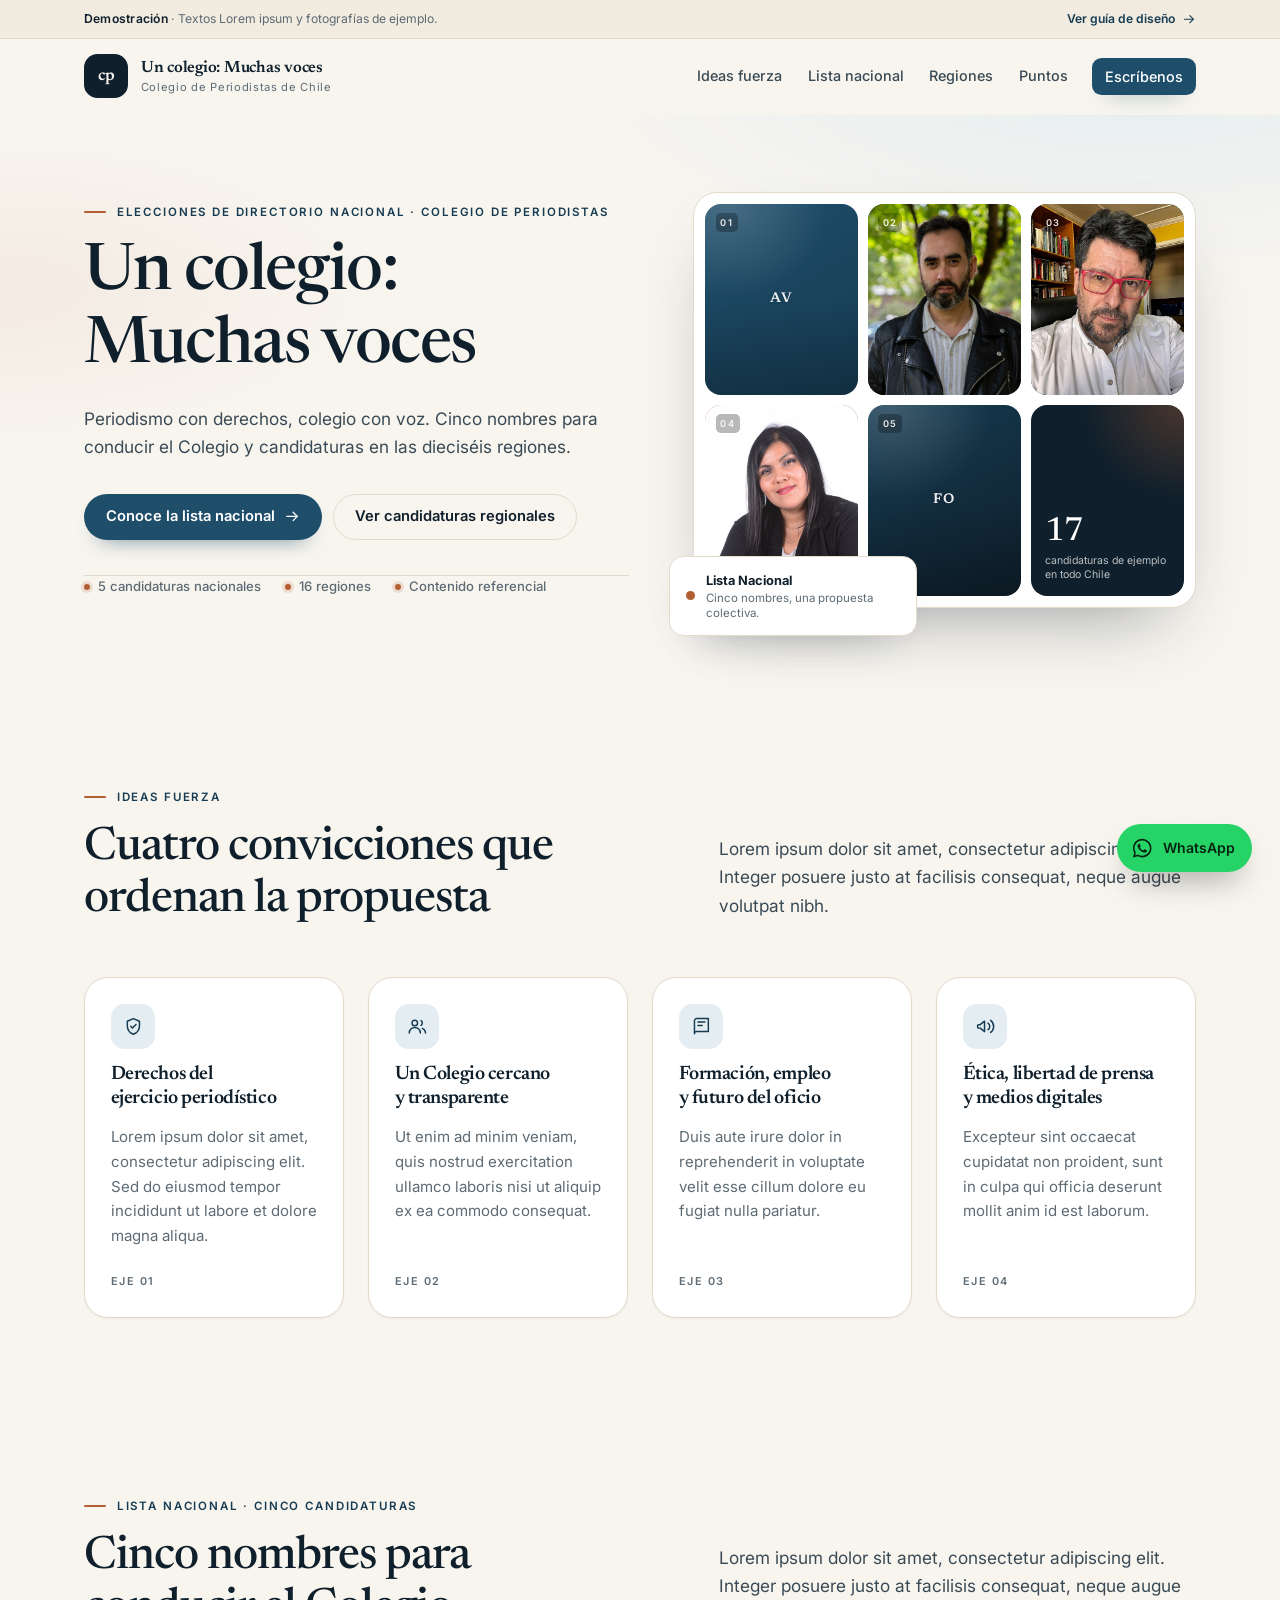
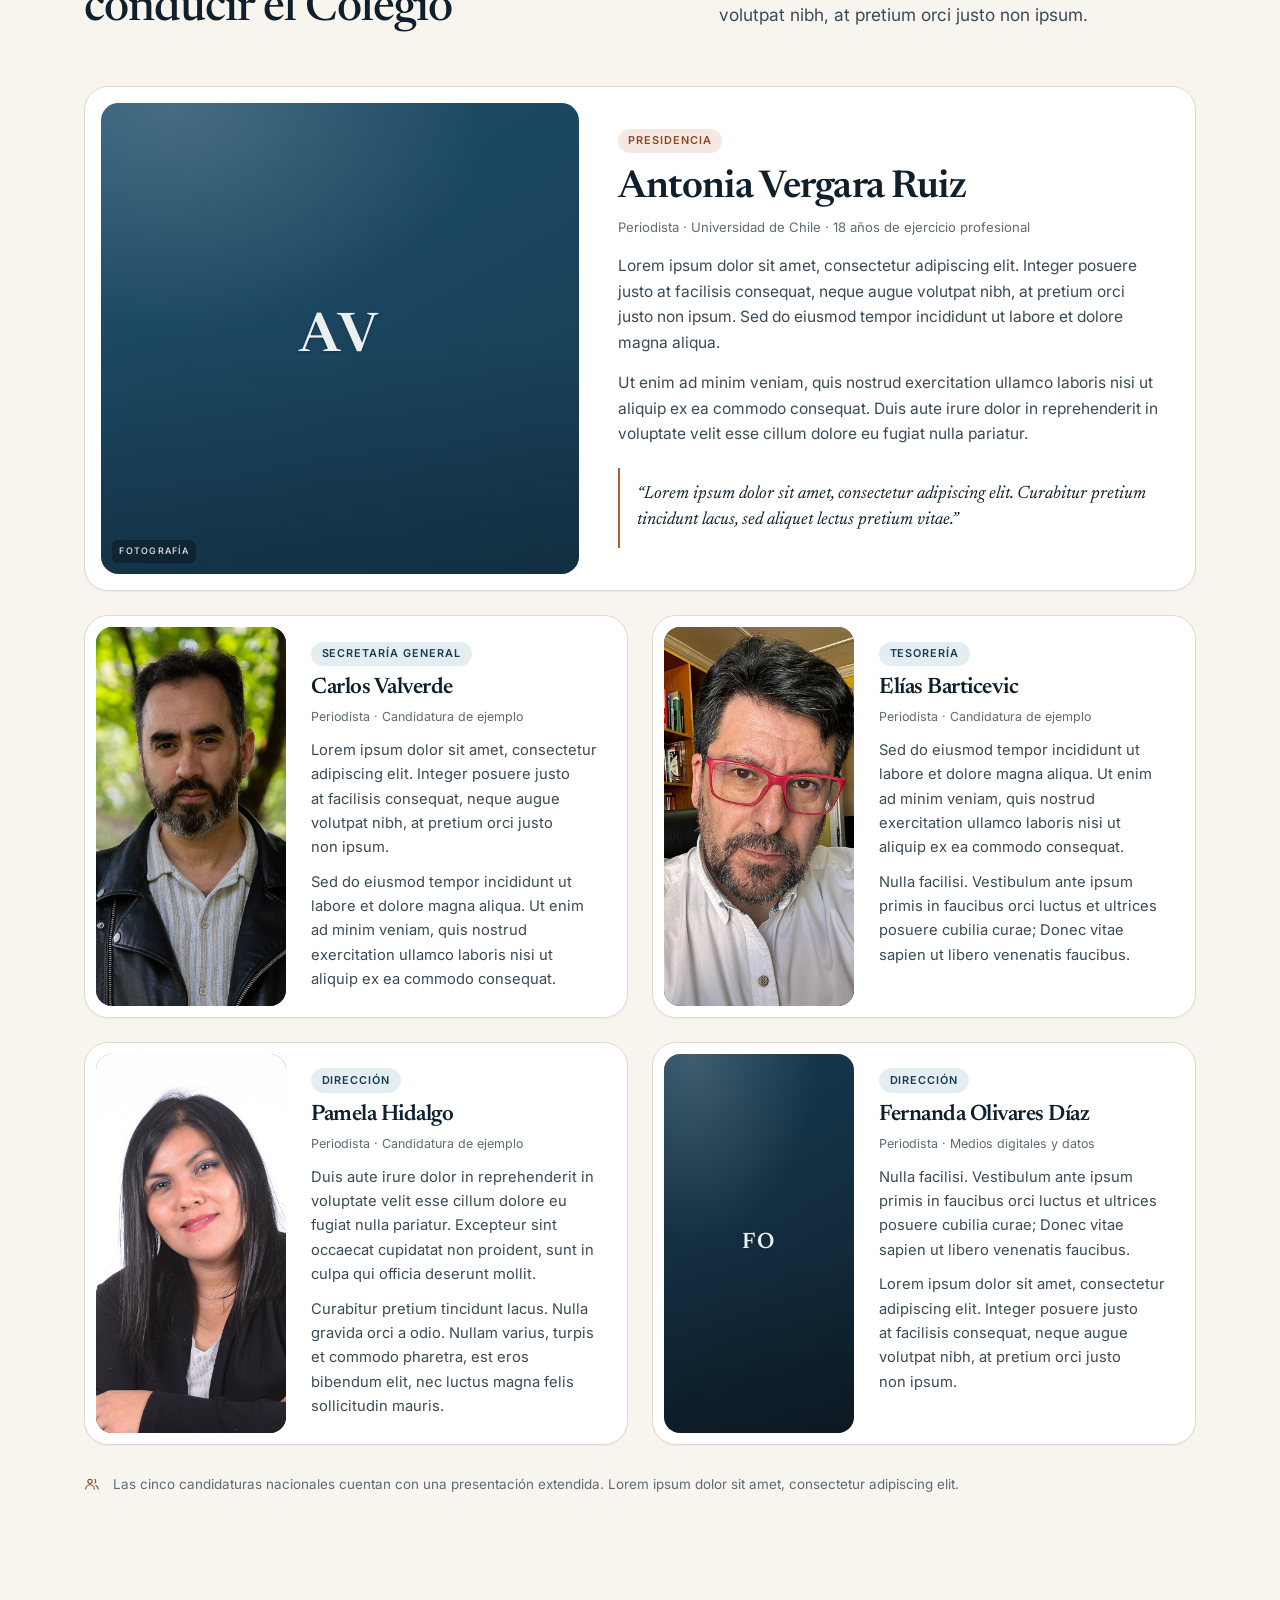
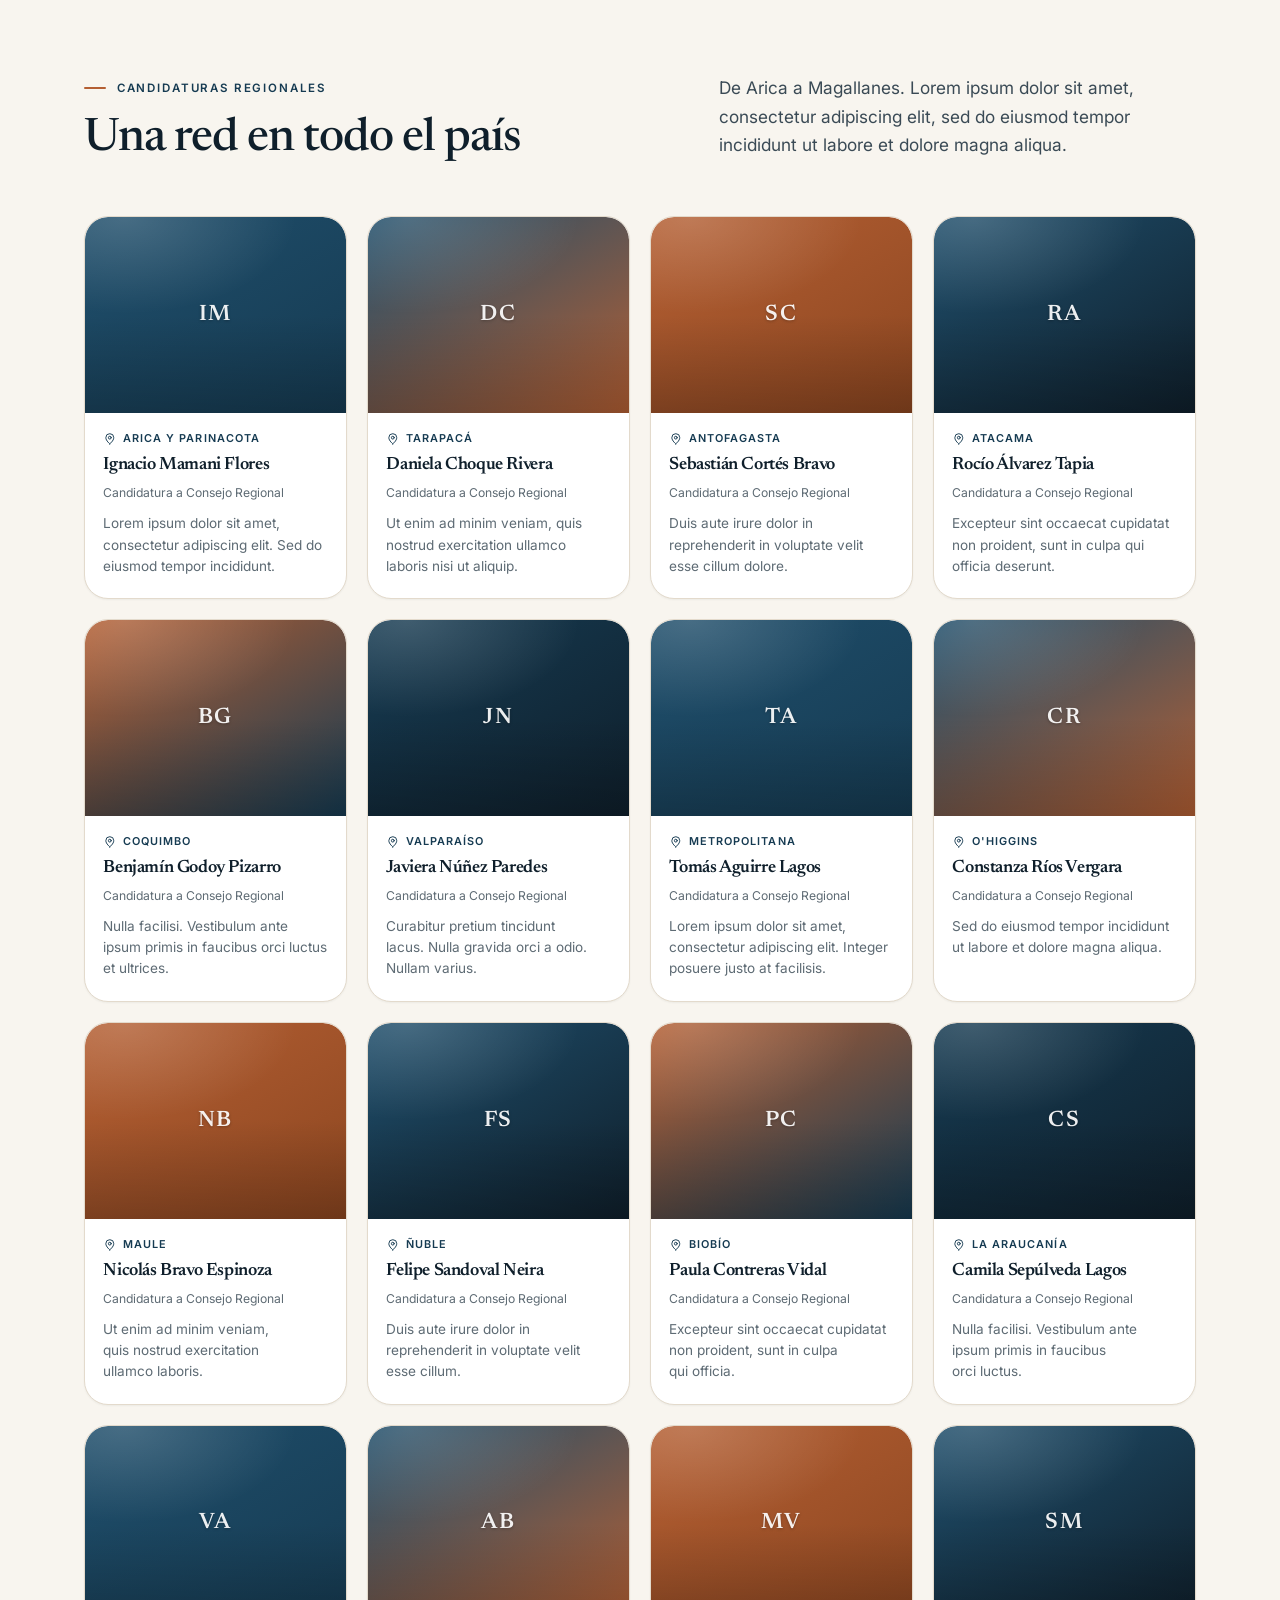
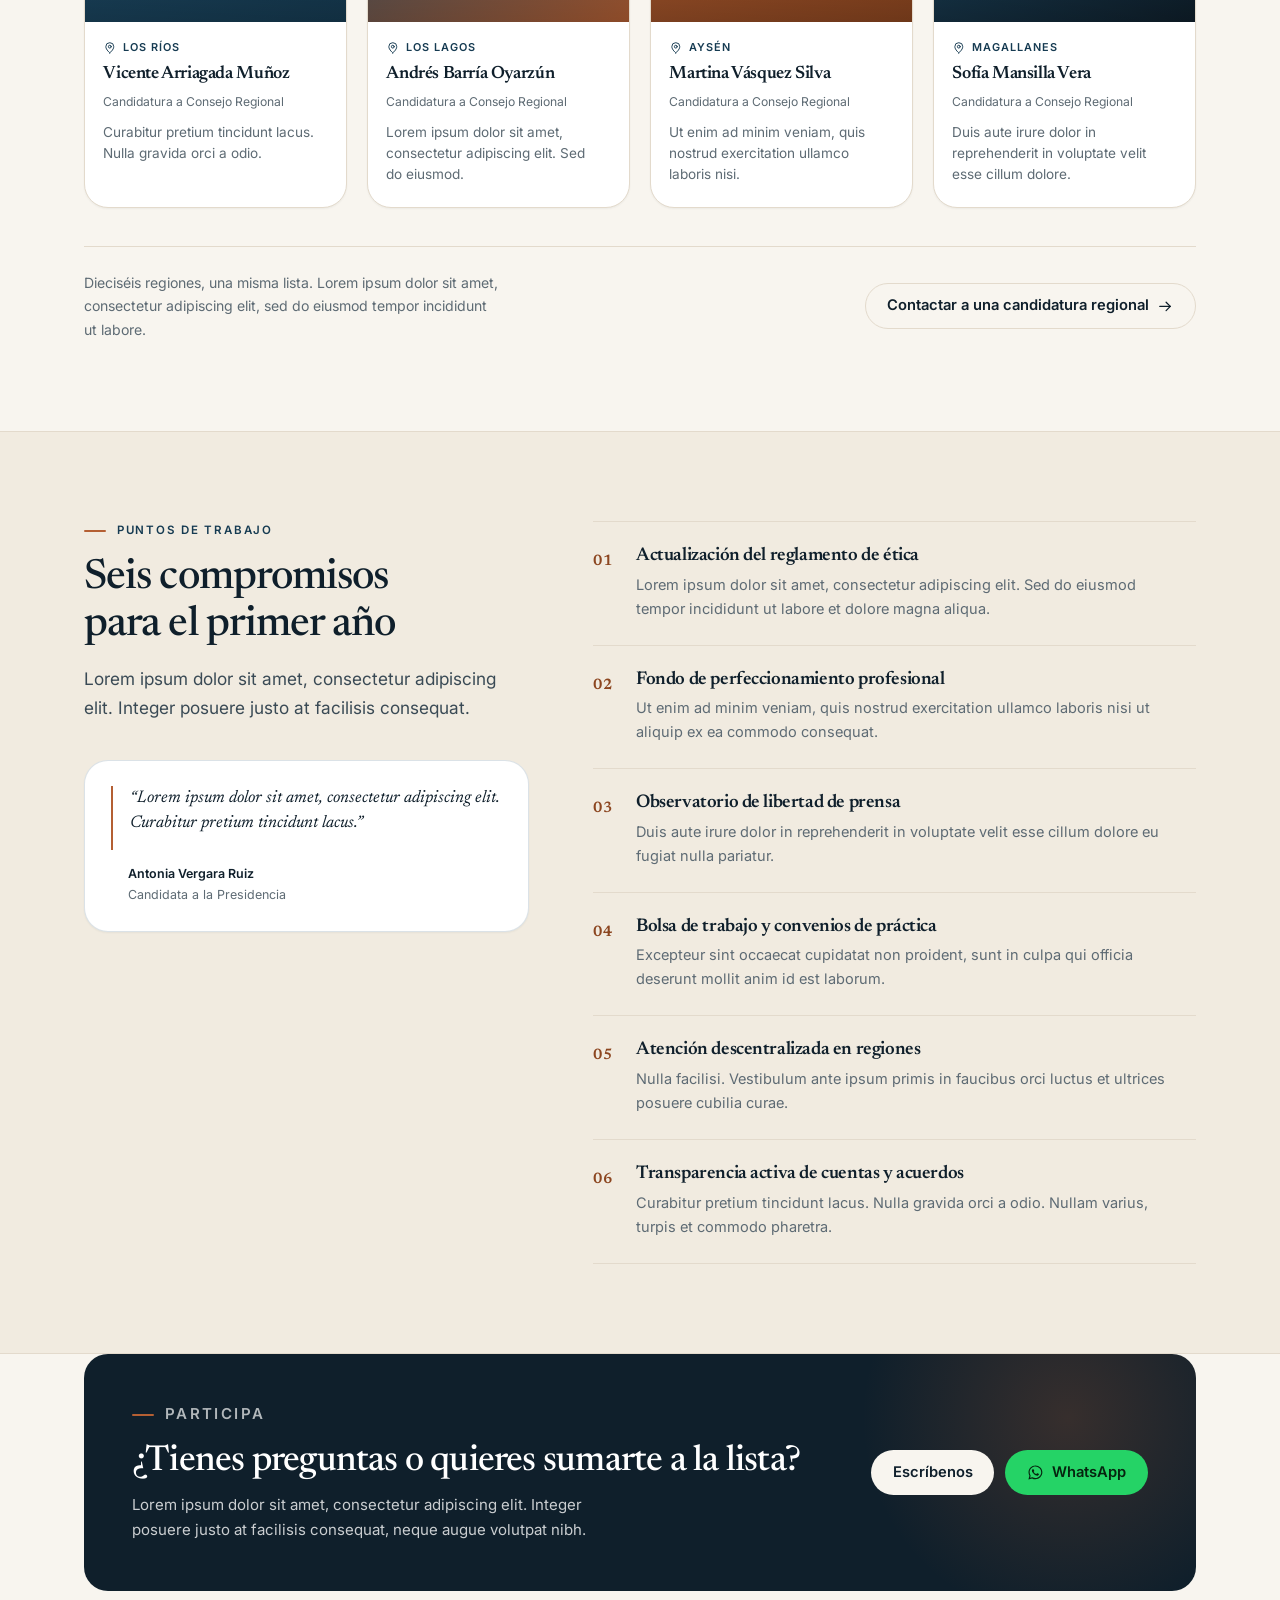
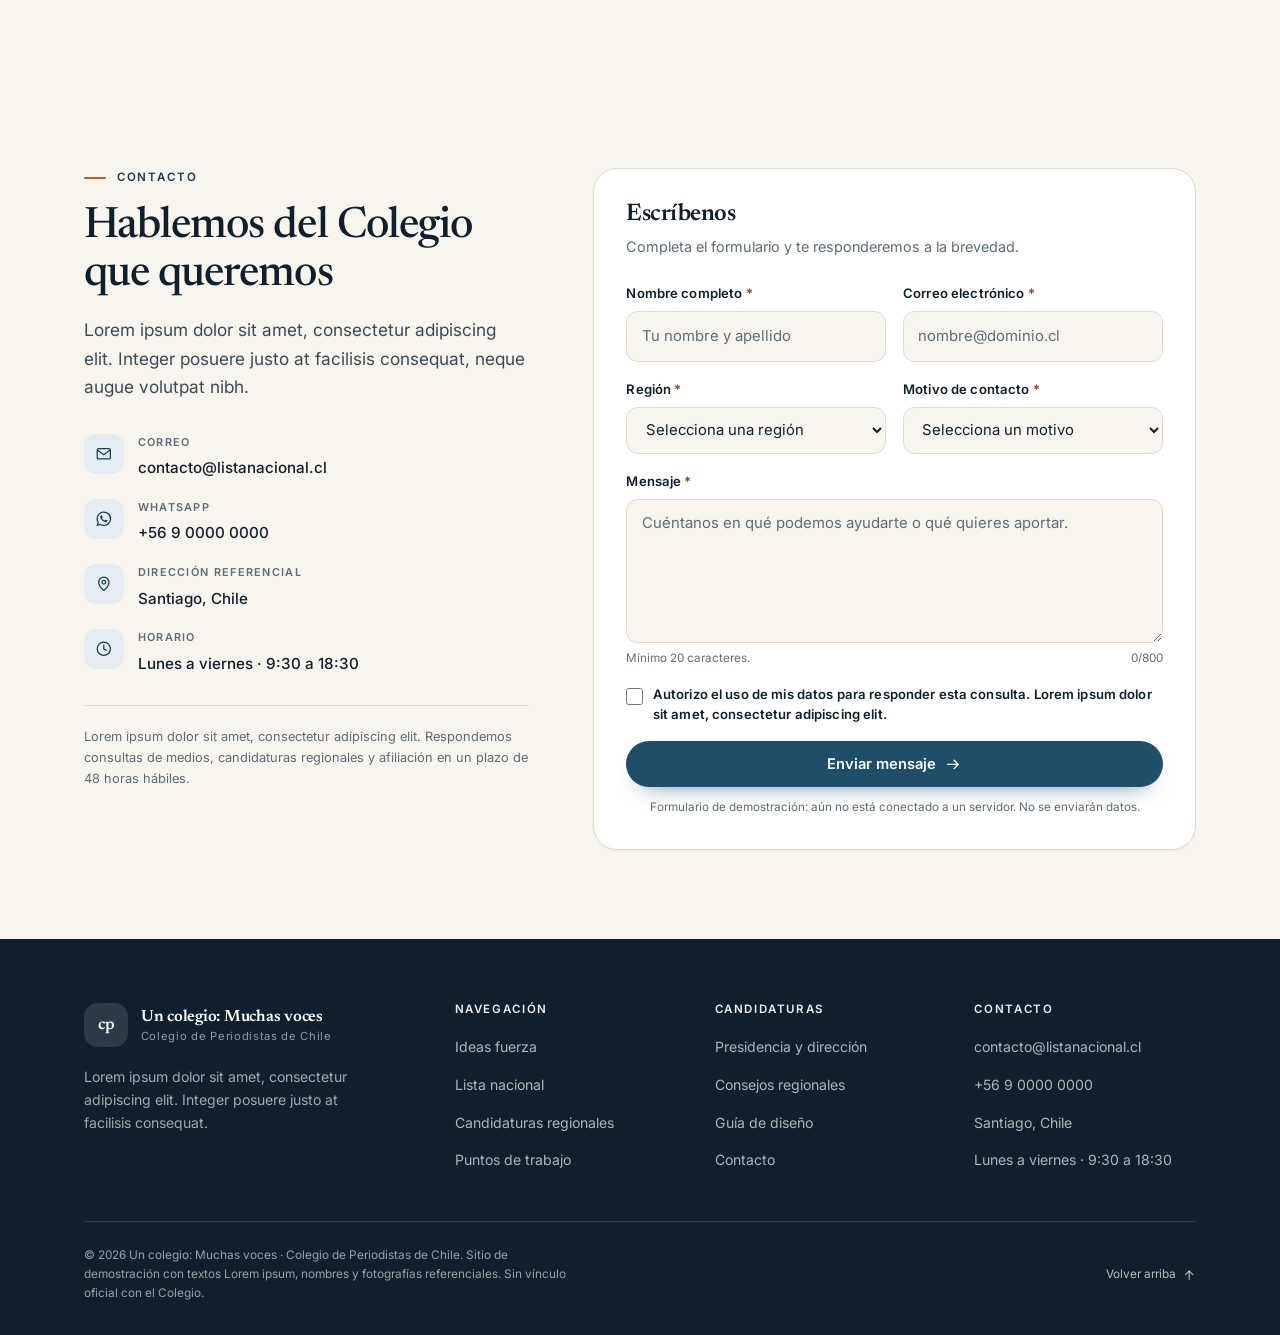
<file: index.html>
﻿<!DOCTYPE html>
<html lang="es-CL" data-palette="1" data-fonts="a">
<head>
  <meta charset="UTF-8">
  <meta name="viewport" content="width=device-width, initial-scale=1">
  <title>Un colegio: Muchas voces · Colegio de Periodistas de Chile</title>
  <meta name="description" content="Sitio de demostración de Un colegio: Muchas voces, lista de candidaturas a la dirección nacional y a los consejos regionales del Colegio de Periodistas de Chile. Textos Lorem ipsum y fotografías de ejemplo.">
  <meta name="theme-color" content="#f8f5ef">

  <meta property="og:type" content="website">
  <meta property="og:title" content="Un colegio: Muchas voces">
  <meta property="og:description" content="Cinco candidaturas nacionales y una red en las dieciséis regiones. Sitio de demostración con contenido referencial.">
  <meta property="og:locale" content="es_CL">

  <link rel="icon" href="data:image/svg+xml,%3Csvg xmlns='http://www.w3.org/2000/svg' viewBox='0 0 64 64'%3E%3Crect width='64' height='64' rx='16' fill='%230F1F2B'/%3E%3Ctext x='32' y='43' font-family='Georgia,serif' font-size='28' fill='%23F8F5EF' text-anchor='middle'%3Ecp%3C/text%3E%3C/svg%3E">

  <link rel="preconnect" href="https://fonts.googleapis.com">
  <link rel="preconnect" href="https://fonts.gstatic.com" crossorigin>
  <link href="https://fonts.googleapis.com/css2?family=Archivo:wght@400;500;600;700&amp;family=Fraunces:wght@400;500;600&amp;family=Inter:wght@400;500;600&amp;family=Newsreader:ital,opsz,wght@0,6..72,400;0,6..72,500;0,6..72,600;1,6..72,400&amp;family=Source+Sans+3:wght@400;500;600&amp;family=Source+Serif+4:wght@400;600&amp;display=swap" rel="stylesheet">
  <link rel="stylesheet" href="styles.css">

  <script>
    document.documentElement.classList.add('js');
    try {
      var params = new URLSearchParams(window.location.search);
      var palette = params.get('paleta');
      var fonts = params.get('fuentes');
      if (palette === '1' || palette === '2' || palette === '3') {
        document.documentElement.dataset.palette = palette;
      }
      if (fonts === 'a' || fonts === 'b' || fonts === 'c') {
        document.documentElement.dataset.fonts = fonts;
      }
    } catch (error) {}
  </script>
</head>
<body>
  <a class="skip-link" href="#contenido">Saltar al contenido principal</a>

  <svg class="sprite" xmlns="http://www.w3.org/2000/svg" aria-hidden="true" focusable="false">
    <symbol id="i-arrow" viewBox="0 0 24 24" fill="none" stroke="currentColor" stroke-width="1.8" stroke-linecap="round" stroke-linejoin="round">
      <path d="M4 12h15"/><path d="m13 6 6 6-6 6"/>
    </symbol>
    <symbol id="i-check" viewBox="0 0 24 24" fill="none" stroke="currentColor" stroke-width="2" stroke-linecap="round" stroke-linejoin="round">
      <path d="m4 12 5 5L20 6"/>
    </symbol>
    <symbol id="i-shield" viewBox="0 0 24 24" fill="none" stroke="currentColor" stroke-width="1.7" stroke-linecap="round" stroke-linejoin="round">
      <path d="M12 3 5 6v5.5c0 4.5 2.9 7.9 7 9.5 4.1-1.6 7-5 7-9.5V6l-7-3Z"/>
      <path d="m9 11.8 2 2 4-4"/>
    </symbol>
    <symbol id="i-users" viewBox="0 0 24 24" fill="none" stroke="currentColor" stroke-width="1.7" stroke-linecap="round" stroke-linejoin="round">
      <circle cx="9" cy="8" r="3.2"/>
      <path d="M2.6 19.6a6.4 6.4 0 0 1 12.8 0"/>
      <path d="M16.2 5.3a3.2 3.2 0 0 1 0 5.4"/>
      <path d="M17.7 14.2a6.4 6.4 0 0 1 3.7 5.4"/>
    </symbol>
    <symbol id="i-book" viewBox="0 0 24 24" fill="none" stroke="currentColor" stroke-width="1.7" stroke-linecap="round" stroke-linejoin="round">
      <path d="M4 5.5A2.5 2.5 0 0 1 6.5 3H20v15H6.5A2.5 2.5 0 0 0 4 20.5v-15Z"/>
      <path d="M8 7h8M8 11h5"/>
    </symbol>
    <symbol id="i-megaphone" viewBox="0 0 24 24" fill="none" stroke="currentColor" stroke-width="1.7" stroke-linecap="round" stroke-linejoin="round">
      <path d="M3 11v2a1 1 0 0 0 1 1h2l5 4V6L6 10H4a1 1 0 0 0-1 1Z"/>
      <path d="M15 8.2a4.6 4.6 0 0 1 0 7.6"/>
      <path d="M18 5a8.7 8.7 0 0 1 0 14"/>
    </symbol>
    <symbol id="i-pin" viewBox="0 0 24 24" fill="none" stroke="currentColor" stroke-width="1.7" stroke-linecap="round" stroke-linejoin="round">
      <path d="M12 21s7-5.6 7-11a7 7 0 1 0-14 0c0 5.4 7 11 7 11Z"/>
      <circle cx="12" cy="10" r="2.5"/>
    </symbol>
    <symbol id="i-mail" viewBox="0 0 24 24" fill="none" stroke="currentColor" stroke-width="1.7" stroke-linecap="round" stroke-linejoin="round">
      <rect x="3" y="5" width="18" height="14" rx="2.4"/>
      <path d="m3.6 7.2 8.4 6 8.4-6"/>
    </symbol>
    <symbol id="i-whatsapp" viewBox="0 0 24 24" fill="currentColor">
      <path d="M19.05 4.91A9.82 9.82 0 0 0 12.04 2C6.58 2 2.13 6.45 2.13 11.91c0 1.75.46 3.45 1.32 4.95L2 22l5.25-1.38a9.9 9.9 0 0 0 4.79 1.22h.01c5.46 0 9.9-4.45 9.9-9.91 0-2.65-1.03-5.14-2.9-7.02Zm-7.01 15.24h-.01a8.2 8.2 0 0 1-4.19-1.15l-.3-.18-3.12.82.83-3.04-.2-.31a8.2 8.2 0 0 1-1.26-4.38c0-4.54 3.7-8.23 8.25-8.23a8.2 8.2 0 0 1 8.24 8.24c0 4.54-3.7 8.23-8.24 8.23Zm4.52-6.16c-.25-.12-1.47-.72-1.69-.81-.23-.08-.39-.12-.56.12-.16.25-.64.81-.79.97-.14.17-.29.19-.54.06-.25-.12-1.05-.39-1.99-1.23-.74-.66-1.23-1.47-1.38-1.72-.14-.25-.02-.38.11-.51.11-.11.25-.29.37-.43.13-.14.17-.25.25-.41.08-.17.04-.31-.02-.43-.06-.12-.56-1.34-.76-1.84-.2-.48-.4-.42-.56-.43h-.48c-.17 0-.43.06-.66.31-.23.25-.86.85-.86 2.07 0 1.22.89 2.4 1.01 2.56.12.17 1.75 2.67 4.23 3.74.59.26 1.05.41 1.41.52.59.19 1.13.16 1.56.1.48-.07 1.47-.6 1.67-1.18.21-.58.21-1.07.14-1.18-.06-.1-.22-.16-.47-.28Z"/>
    </symbol>
    <symbol id="i-clock" viewBox="0 0 24 24" fill="none" stroke="currentColor" stroke-width="1.7" stroke-linecap="round" stroke-linejoin="round">
      <circle cx="12" cy="12" r="9"/>
      <path d="M12 7v5.2l3.4 2"/>
    </symbol>
    <symbol id="i-menu" viewBox="0 0 24 24" fill="none" stroke="currentColor" stroke-width="1.8" stroke-linecap="round">
      <path d="M4 7h16M4 12h16M4 17h16"/>
    </symbol>
    <symbol id="i-close" viewBox="0 0 24 24" fill="none" stroke="currentColor" stroke-width="1.8" stroke-linecap="round">
      <path d="m6 6 12 12M18 6 6 18"/>
    </symbol>
    <symbol id="i-up" viewBox="0 0 24 24" fill="none" stroke="currentColor" stroke-width="1.8" stroke-linecap="round" stroke-linejoin="round">
      <path d="M12 19V5"/><path d="m6 11 6-6 6 6"/>
    </symbol>
  </svg>

  <div class="demo-bar" role="note">
    <div class="container demo-bar-inner">
      <p><strong>Demostración</strong> · Textos Lorem ipsum y fotografías de ejemplo.<span class="preview-note" id="preview-note" hidden></span></p>
      <span class="demo-links">
        <a href="diseno.html">Ver guía de diseño <svg class="icon" aria-hidden="true"><use href="#i-arrow"/></svg></a>
        <a class="preview-reset" id="preview-reset" href="index.html" hidden>Restablecer diseño</a>
      </span>
    </div>
  </div>

  <header class="site-header" id="top">
    <div class="container header-inner">
      <a class="brand" href="index.html" aria-label="Inicio de Un colegio: Muchas voces, Colegio de Periodistas de Chile">
        <span class="brand-mark" aria-hidden="true">cp</span>
        <span class="brand-text">
          <span class="brand-name">Un colegio: Muchas voces</span>
          <span class="brand-sub">Colegio de Periodistas de Chile</span>
        </span>
      </a>

      <button class="nav-toggle" type="button" aria-expanded="false" aria-controls="primary-nav" aria-label="Abrir menú de navegación" data-nav-toggle>
        <svg class="icon icon--menu" aria-hidden="true"><use href="#i-menu"/></svg>
        <svg class="icon icon--close" aria-hidden="true"><use href="#i-close"/></svg>
      </button>

      <nav class="nav" id="primary-nav" aria-label="Navegación principal" data-nav>
        <a href="#ideas">Ideas fuerza</a>
        <a href="#lista-nacional">Lista nacional</a>
        <a href="#regiones">Regiones</a>
        <a href="#programa">Puntos</a>
        <a class="btn btn--primary" href="#contacto">Escríbenos</a>
      </nav>
    </div>
  </header>

  <main id="contenido">
    <!-- Hero -->
    <section class="hero" id="inicio" aria-labelledby="hero-title">
      <div class="container hero-grid">
        <div class="hero-copy">
          <p class="eyebrow">Elecciones de Directorio Nacional · Colegio de Periodistas</p>
          <h1 id="hero-title">Un colegio: Muchas voces</h1>
          <p class="lead">Periodismo con derechos, colegio con voz. Cinco nombres para conducir el Colegio y candidaturas en las dieciséis regiones.</p>
          <div class="hero-actions">
            <a class="btn btn--primary" href="#lista-nacional">Conoce la lista nacional <svg class="icon" aria-hidden="true"><use href="#i-arrow"/></svg></a>
            <a class="btn btn--ghost" href="#regiones">Ver candidaturas regionales</a>
          </div>
          <ul class="meta-row">
            <li>5 candidaturas nacionales</li>
            <li>16 regiones</li>
            <li>Contenido referencial</li>
          </ul>
        </div>

        <div class="hero-visual">
          <div class="mosaic" role="group" aria-label="Mosaico referencial de candidaturas nacionales y regionales">
            <div class="photo ph-a tile" role="img" aria-label="Espacio reservado para la fotografía de Antonia Vergara">
              <span class="tile-index">01</span><span class="photo-mark">AV</span>
            </div>
            <div class="photo ph-b tile">
              <span class="tile-index" aria-hidden="true">02</span>
              <img src="img/candidatos/carlos-valverde.jpg" alt="Retrato de Carlos Valverde" width="1000" height="1250">
            </div>
            <div class="photo ph-d tile">
              <span class="tile-index" aria-hidden="true">03</span>
              <img src="img/candidatos/elias-barticevic.jpg" alt="Retrato de Elías Barticevic" width="1000" height="1250">
            </div>
            <div class="photo ph-e tile">
              <span class="tile-index" aria-hidden="true">04</span>
              <img src="img/candidatos/pamela-hidalgo.jpg" alt="Retrato de Pamela Hidalgo" width="1000" height="1250">
            </div>
            <div class="photo ph-f tile" role="img" aria-label="Espacio reservado para la fotografía de Fernanda Olivares">
              <span class="tile-index">05</span><span class="photo-mark">FO</span>
            </div>
            <div class="tile tile--stat">
              <span class="stat-n">17</span>
              <span class="stat-l">candidaturas de ejemplo en todo Chile</span>
            </div>
          </div>
          <div class="hero-card">
            <span class="dot" aria-hidden="true"></span>
            <div>
              <strong>Lista Nacional</strong>
              <span>Cinco nombres, una propuesta colectiva.</span>
            </div>
          </div>
        </div>
      </div>
    </section>

    <!-- Ideas fuerza -->
    <section class="section" id="ideas" aria-labelledby="ideas-title">
      <div class="container">
        <div class="section-head">
          <div>
            <p class="eyebrow">Ideas fuerza</p>
            <h2 id="ideas-title">Cuatro convicciones que ordenan la propuesta</h2>
          </div>
          <p class="lead">Lorem ipsum dolor sit amet, consectetur adipiscing elit. Integer posuere justo at facilisis consequat, neque augue volutpat nibh.</p>
        </div>

        <div class="grid grid--4">
          <article class="card idea-card reveal">
            <span class="icon-box" aria-hidden="true"><svg class="icon"><use href="#i-shield"/></svg></span>
            <h3>Derechos del ejercicio periodístico</h3>
            <p>Lorem ipsum dolor sit amet, consectetur adipiscing elit. Sed do eiusmod tempor incididunt ut labore et dolore magna aliqua.</p>
            <span class="card-index">EJE 01</span>
          </article>

          <article class="card idea-card reveal" style="--delay: 1">
            <span class="icon-box" aria-hidden="true"><svg class="icon"><use href="#i-users"/></svg></span>
            <h3>Un Colegio cercano y transparente</h3>
            <p>Ut enim ad minim veniam, quis nostrud exercitation ullamco laboris nisi ut aliquip ex ea commodo consequat.</p>
            <span class="card-index">EJE 02</span>
          </article>

          <article class="card idea-card reveal" style="--delay: 2">
            <span class="icon-box" aria-hidden="true"><svg class="icon"><use href="#i-book"/></svg></span>
            <h3>Formación, empleo y futuro del oficio</h3>
            <p>Duis aute irure dolor in reprehenderit in voluptate velit esse cillum dolore eu fugiat nulla pariatur.</p>
            <span class="card-index">EJE 03</span>
          </article>

          <article class="card idea-card reveal" style="--delay: 3">
            <span class="icon-box" aria-hidden="true"><svg class="icon"><use href="#i-megaphone"/></svg></span>
            <h3>Ética, libertad de prensa y medios digitales</h3>
            <p>Excepteur sint occaecat cupidatat non proident, sunt in culpa qui officia deserunt mollit anim id est laborum.</p>
            <span class="card-index">EJE 04</span>
          </article>
        </div>
      </div>
    </section>

    <!-- Lista nacional -->
    <section class="section" id="lista-nacional" aria-labelledby="nacional-title">
      <div class="container">
        <div class="section-head">
          <div>
            <p class="eyebrow">Lista nacional · Cinco candidaturas</p>
            <h2 id="nacional-title">Cinco nombres para conducir el Colegio</h2>
          </div>
          <p class="lead">Lorem ipsum dolor sit amet, consectetur adipiscing elit. Integer posuere justo at facilisis consequat, neque augue volutpat nibh, at pretium orci justo non ipsum.</p>
        </div>

        <article class="feature reveal">
          <div class="feature-media">
            <div class="photo ph-a" role="img" aria-label="Espacio reservado para la fotografía de Antonia Vergara Ruiz">
              <span class="photo-mark">AV</span>
              <span class="photo-tag">Fotografía</span>
            </div>
          </div>
          <div class="feature-body">
            <span class="pill pill--accent">Presidencia</span>
            <h3>Antonia Vergara Ruiz</h3>
            <p class="role">Periodista · Universidad de Chile · 18 años de ejercicio profesional</p>
            <p>Lorem ipsum dolor sit amet, consectetur adipiscing elit. Integer posuere justo at facilisis consequat, neque augue volutpat nibh, at pretium orci justo non ipsum. Sed do eiusmod tempor incididunt ut labore et dolore magna aliqua.</p>
            <p>Ut enim ad minim veniam, quis nostrud exercitation ullamco laboris nisi ut aliquip ex ea commodo consequat. Duis aute irure dolor in reprehenderit in voluptate velit esse cillum dolore eu fugiat nulla pariatur.</p>
            <blockquote class="quote">“Lorem ipsum dolor sit amet, consectetur adipiscing elit. Curabitur pretium tincidunt lacus, sed aliquet lectus pretium vitae.”</blockquote>
          </div>
        </article>

        <div class="person-grid">
          <article class="card person-card reveal">
            <div class="person-media">
              <div class="photo ph-b">
                <img src="img/candidatos/carlos-valverde.jpg" alt="Retrato de Carlos Valverde" width="1000" height="1250">
              </div>
            </div>
            <div class="person-body">
              <span class="pill">Secretaría General</span>
              <h3>Carlos Valverde</h3>
              <p class="role">Periodista · Candidatura de ejemplo</p>
              <p>Lorem ipsum dolor sit amet, consectetur adipiscing elit. Integer posuere justo at facilisis consequat, neque augue volutpat nibh, at pretium orci justo non ipsum.</p>
              <p>Sed do eiusmod tempor incididunt ut labore et dolore magna aliqua. Ut enim ad minim veniam, quis nostrud exercitation ullamco laboris nisi ut aliquip ex ea commodo consequat.</p>
            </div>
          </article>

          <article class="card person-card reveal" style="--delay: 1">
            <div class="person-media">
              <div class="photo ph-d">
                <img src="img/candidatos/elias-barticevic.jpg" alt="Retrato de Elías Barticevic" width="1000" height="1250">
              </div>
            </div>
            <div class="person-body">
              <span class="pill">Tesorería</span>
              <h3>Elías Barticevic</h3>
              <p class="role">Periodista · Candidatura de ejemplo</p>
              <p>Sed do eiusmod tempor incididunt ut labore et dolore magna aliqua. Ut enim ad minim veniam, quis nostrud exercitation ullamco laboris nisi ut aliquip ex ea commodo consequat.</p>
              <p>Nulla facilisi. Vestibulum ante ipsum primis in faucibus orci luctus et ultrices posuere cubilia curae; Donec vitae sapien ut libero venenatis faucibus.</p>
            </div>
          </article>

          <article class="card person-card reveal">
            <div class="person-media">
              <div class="photo ph-e">
                <img src="img/candidatos/pamela-hidalgo.jpg" alt="Retrato de Pamela Hidalgo" width="1000" height="1250">
              </div>
            </div>
            <div class="person-body">
              <span class="pill">Dirección</span>
              <h3>Pamela Hidalgo</h3>
              <p class="role">Periodista · Candidatura de ejemplo</p>
              <p>Duis aute irure dolor in reprehenderit in voluptate velit esse cillum dolore eu fugiat nulla pariatur. Excepteur sint occaecat cupidatat non proident, sunt in culpa qui officia deserunt mollit.</p>
              <p>Curabitur pretium tincidunt lacus. Nulla gravida orci a odio. Nullam varius, turpis et commodo pharetra, est eros bibendum elit, nec luctus magna felis sollicitudin mauris.</p>
            </div>
          </article>

          <article class="card person-card reveal" style="--delay: 1">
            <div class="person-media">
              <div class="photo ph-f" role="img" aria-label="Espacio reservado para la fotografía de Fernanda Olivares Díaz">
                <span class="photo-mark">FO</span>
              </div>
            </div>
            <div class="person-body">
              <span class="pill">Dirección</span>
              <h3>Fernanda Olivares Díaz</h3>
              <p class="role">Periodista · Medios digitales y datos</p>
              <p>Nulla facilisi. Vestibulum ante ipsum primis in faucibus orci luctus et ultrices posuere cubilia curae; Donec vitae sapien ut libero venenatis faucibus.</p>
              <p>Lorem ipsum dolor sit amet, consectetur adipiscing elit. Integer posuere justo at facilisis consequat, neque augue volutpat nibh, at pretium orci justo non ipsum.</p>
            </div>
          </article>
        </div>

        <p class="national-note">
          <svg class="icon" aria-hidden="true"><use href="#i-users"/></svg>
          Las cinco candidaturas nacionales cuentan con una presentación extendida. Lorem ipsum dolor sit amet, consectetur adipiscing elit.
        </p>
      </div>
    </section>

    <!-- Candidaturas regionales -->
    <section class="section" id="regiones" aria-labelledby="regiones-title">
      <div class="container">
        <div class="section-head">
          <div>
            <p class="eyebrow">Candidaturas regionales</p>
            <h2 id="regiones-title">Una red en todo el país</h2>
          </div>
          <p class="lead">De Arica a Magallanes. Lorem ipsum dolor sit amet, consectetur adipiscing elit, sed do eiusmod tempor incididunt ut labore et dolore magna aliqua.</p>
        </div>

        <div class="region-grid">
          <article class="card region-card reveal">
            <div class="photo ph-a region-media" role="img" aria-label="Espacio reservado para la fotografía de Ignacio Mamani Flores">
              <span class="photo-mark">IM</span>
            </div>
            <div class="region-body">
              <p class="region-name"><svg class="icon" aria-hidden="true"><use href="#i-pin"/></svg> Arica y Parinacota</p>
              <h3>Ignacio Mamani Flores</h3>
              <p class="role">Candidatura a Consejo Regional</p>
              <p class="bio">Lorem ipsum dolor sit amet, consectetur adipiscing elit. Sed do eiusmod tempor incididunt.</p>
            </div>
          </article>

          <article class="card region-card reveal" style="--delay: 1">
            <div class="photo ph-b region-media" role="img" aria-label="Espacio reservado para la fotografía de Daniela Choque Rivera">
              <span class="photo-mark">DC</span>
            </div>
            <div class="region-body">
              <p class="region-name"><svg class="icon" aria-hidden="true"><use href="#i-pin"/></svg> Tarapacá</p>
              <h3>Daniela Choque Rivera</h3>
              <p class="role">Candidatura a Consejo Regional</p>
              <p class="bio">Ut enim ad minim veniam, quis nostrud exercitation ullamco laboris nisi ut aliquip.</p>
            </div>
          </article>

          <article class="card region-card reveal" style="--delay: 2">
            <div class="photo ph-c region-media" role="img" aria-label="Espacio reservado para la fotografía de Sebastián Cortés Bravo">
              <span class="photo-mark">SC</span>
            </div>
            <div class="region-body">
              <p class="region-name"><svg class="icon" aria-hidden="true"><use href="#i-pin"/></svg> Antofagasta</p>
              <h3>Sebastián Cortés Bravo</h3>
              <p class="role">Candidatura a Consejo Regional</p>
              <p class="bio">Duis aute irure dolor in reprehenderit in voluptate velit esse cillum dolore.</p>
            </div>
          </article>

          <article class="card region-card reveal" style="--delay: 3">
            <div class="photo ph-d region-media" role="img" aria-label="Espacio reservado para la fotografía de Rocío Álvarez Tapia">
              <span class="photo-mark">RA</span>
            </div>
            <div class="region-body">
              <p class="region-name"><svg class="icon" aria-hidden="true"><use href="#i-pin"/></svg> Atacama</p>
              <h3>Rocío Álvarez Tapia</h3>
              <p class="role">Candidatura a Consejo Regional</p>
              <p class="bio">Excepteur sint occaecat cupidatat non proident, sunt in culpa qui officia deserunt.</p>
            </div>
          </article>

          <article class="card region-card reveal">
            <div class="photo ph-e region-media" role="img" aria-label="Espacio reservado para la fotografía de Benjamín Godoy Pizarro">
              <span class="photo-mark">BG</span>
            </div>
            <div class="region-body">
              <p class="region-name"><svg class="icon" aria-hidden="true"><use href="#i-pin"/></svg> Coquimbo</p>
              <h3>Benjamín Godoy Pizarro</h3>
              <p class="role">Candidatura a Consejo Regional</p>
              <p class="bio">Nulla facilisi. Vestibulum ante ipsum primis in faucibus orci luctus et ultrices.</p>
            </div>
          </article>

          <article class="card region-card reveal" style="--delay: 1">
            <div class="photo ph-f region-media" role="img" aria-label="Espacio reservado para la fotografía de Javiera Núñez Paredes">
              <span class="photo-mark">JN</span>
            </div>
            <div class="region-body">
              <p class="region-name"><svg class="icon" aria-hidden="true"><use href="#i-pin"/></svg> Valparaíso</p>
              <h3>Javiera Núñez Paredes</h3>
              <p class="role">Candidatura a Consejo Regional</p>
              <p class="bio">Curabitur pretium tincidunt lacus. Nulla gravida orci a odio. Nullam varius.</p>
            </div>
          </article>

          <article class="card region-card reveal" style="--delay: 2">
            <div class="photo ph-a region-media" role="img" aria-label="Espacio reservado para la fotografía de Tomás Aguirre Lagos">
              <span class="photo-mark">TA</span>
            </div>
            <div class="region-body">
              <p class="region-name"><svg class="icon" aria-hidden="true"><use href="#i-pin"/></svg> Metropolitana</p>
              <h3>Tomás Aguirre Lagos</h3>
              <p class="role">Candidatura a Consejo Regional</p>
              <p class="bio">Lorem ipsum dolor sit amet, consectetur adipiscing elit. Integer posuere justo at facilisis.</p>
            </div>
          </article>

          <article class="card region-card reveal" style="--delay: 3">
            <div class="photo ph-b region-media" role="img" aria-label="Espacio reservado para la fotografía de Constanza Ríos Vergara">
              <span class="photo-mark">CR</span>
            </div>
            <div class="region-body">
              <p class="region-name"><svg class="icon" aria-hidden="true"><use href="#i-pin"/></svg> O'Higgins</p>
              <h3>Constanza Ríos Vergara</h3>
              <p class="role">Candidatura a Consejo Regional</p>
              <p class="bio">Sed do eiusmod tempor incididunt ut labore et dolore magna aliqua.</p>
            </div>
          </article>

          <article class="card region-card reveal">
            <div class="photo ph-c region-media" role="img" aria-label="Espacio reservado para la fotografía de Nicolás Bravo Espinoza">
              <span class="photo-mark">NB</span>
            </div>
            <div class="region-body">
              <p class="region-name"><svg class="icon" aria-hidden="true"><use href="#i-pin"/></svg> Maule</p>
              <h3>Nicolás Bravo Espinoza</h3>
              <p class="role">Candidatura a Consejo Regional</p>
              <p class="bio">Ut enim ad minim veniam, quis nostrud exercitation ullamco laboris.</p>
            </div>
          </article>

          <article class="card region-card reveal" style="--delay: 1">
            <div class="photo ph-d region-media" role="img" aria-label="Espacio reservado para la fotografía de Felipe Sandoval Neira">
              <span class="photo-mark">FS</span>
            </div>
            <div class="region-body">
              <p class="region-name"><svg class="icon" aria-hidden="true"><use href="#i-pin"/></svg> Ñuble</p>
              <h3>Felipe Sandoval Neira</h3>
              <p class="role">Candidatura a Consejo Regional</p>
              <p class="bio">Duis aute irure dolor in reprehenderit in voluptate velit esse cillum.</p>
            </div>
          </article>

          <article class="card region-card reveal" style="--delay: 2">
            <div class="photo ph-e region-media" role="img" aria-label="Espacio reservado para la fotografía de Paula Contreras Vidal">
              <span class="photo-mark">PC</span>
            </div>
            <div class="region-body">
              <p class="region-name"><svg class="icon" aria-hidden="true"><use href="#i-pin"/></svg> Biobío</p>
              <h3>Paula Contreras Vidal</h3>
              <p class="role">Candidatura a Consejo Regional</p>
              <p class="bio">Excepteur sint occaecat cupidatat non proident, sunt in culpa qui officia.</p>
            </div>
          </article>

          <article class="card region-card reveal" style="--delay: 3">
            <div class="photo ph-f region-media" role="img" aria-label="Espacio reservado para la fotografía de Camila Sepúlveda Lagos">
              <span class="photo-mark">CS</span>
            </div>
            <div class="region-body">
              <p class="region-name"><svg class="icon" aria-hidden="true"><use href="#i-pin"/></svg> La Araucanía</p>
              <h3>Camila Sepúlveda Lagos</h3>
              <p class="role">Candidatura a Consejo Regional</p>
              <p class="bio">Nulla facilisi. Vestibulum ante ipsum primis in faucibus orci luctus.</p>
            </div>
          </article>

          <article class="card region-card reveal">
            <div class="photo ph-a region-media" role="img" aria-label="Espacio reservado para la fotografía de Vicente Arriagada Muñoz">
              <span class="photo-mark">VA</span>
            </div>
            <div class="region-body">
              <p class="region-name"><svg class="icon" aria-hidden="true"><use href="#i-pin"/></svg> Los Ríos</p>
              <h3>Vicente Arriagada Muñoz</h3>
              <p class="role">Candidatura a Consejo Regional</p>
              <p class="bio">Curabitur pretium tincidunt lacus. Nulla gravida orci a odio.</p>
            </div>
          </article>

          <article class="card region-card reveal" style="--delay: 1">
            <div class="photo ph-b region-media" role="img" aria-label="Espacio reservado para la fotografía de Andrés Barría Oyarzún">
              <span class="photo-mark">AB</span>
            </div>
            <div class="region-body">
              <p class="region-name"><svg class="icon" aria-hidden="true"><use href="#i-pin"/></svg> Los Lagos</p>
              <h3>Andrés Barría Oyarzún</h3>
              <p class="role">Candidatura a Consejo Regional</p>
              <p class="bio">Lorem ipsum dolor sit amet, consectetur adipiscing elit. Sed do eiusmod.</p>
            </div>
          </article>

          <article class="card region-card reveal" style="--delay: 2">
            <div class="photo ph-c region-media" role="img" aria-label="Espacio reservado para la fotografía de Martina Vásquez Silva">
              <span class="photo-mark">MV</span>
            </div>
            <div class="region-body">
              <p class="region-name"><svg class="icon" aria-hidden="true"><use href="#i-pin"/></svg> Aysén</p>
              <h3>Martina Vásquez Silva</h3>
              <p class="role">Candidatura a Consejo Regional</p>
              <p class="bio">Ut enim ad minim veniam, quis nostrud exercitation ullamco laboris nisi.</p>
            </div>
          </article>

          <article class="card region-card reveal" style="--delay: 3">
            <div class="photo ph-d region-media" role="img" aria-label="Espacio reservado para la fotografía de Sofía Mansilla Vera">
              <span class="photo-mark">SM</span>
            </div>
            <div class="region-body">
              <p class="region-name"><svg class="icon" aria-hidden="true"><use href="#i-pin"/></svg> Magallanes</p>
              <h3>Sofía Mansilla Vera</h3>
              <p class="role">Candidatura a Consejo Regional</p>
              <p class="bio">Duis aute irure dolor in reprehenderit in voluptate velit esse cillum dolore.</p>
            </div>
          </article>
        </div>

        <div class="regions-foot">
          <p>Dieciséis regiones, una misma lista. Lorem ipsum dolor sit amet, consectetur adipiscing elit, sed do eiusmod tempor incididunt ut labore.</p>
          <a class="btn btn--ghost" href="#contacto">Contactar a una candidatura regional <svg class="icon" aria-hidden="true"><use href="#i-arrow"/></svg></a>
        </div>
      </div>
    </section>

    <!-- Puntos de trabajo -->
    <section class="section section--soft" id="programa" aria-labelledby="programa-title">
      <div class="container program-grid">
        <div class="program-intro">
          <div class="section-head section-head--stack">
            <p class="eyebrow">Puntos de trabajo</p>
            <h2 id="programa-title">Seis compromisos para el primer año</h2>
            <p class="lead">Lorem ipsum dolor sit amet, consectetur adipiscing elit. Integer posuere justo at facilisis consequat.</p>
          </div>
          <div class="card quote-card">
            <blockquote class="quote">“Lorem ipsum dolor sit amet, consectetur adipiscing elit. Curabitur pretium tincidunt lacus.”</blockquote>
            <footer>Antonia Vergara Ruiz <span>Candidata a la Presidencia</span></footer>
          </div>
        </div>

        <ol class="points">
          <li class="reveal">
            <span class="point-n">01</span>
            <div>
              <h3>Actualización del reglamento de ética</h3>
              <p>Lorem ipsum dolor sit amet, consectetur adipiscing elit. Sed do eiusmod tempor incididunt ut labore et dolore magna aliqua.</p>
            </div>
          </li>
          <li class="reveal">
            <span class="point-n">02</span>
            <div>
              <h3>Fondo de perfeccionamiento profesional</h3>
              <p>Ut enim ad minim veniam, quis nostrud exercitation ullamco laboris nisi ut aliquip ex ea commodo consequat.</p>
            </div>
          </li>
          <li class="reveal">
            <span class="point-n">03</span>
            <div>
              <h3>Observatorio de libertad de prensa</h3>
              <p>Duis aute irure dolor in reprehenderit in voluptate velit esse cillum dolore eu fugiat nulla pariatur.</p>
            </div>
          </li>
          <li class="reveal">
            <span class="point-n">04</span>
            <div>
              <h3>Bolsa de trabajo y convenios de práctica</h3>
              <p>Excepteur sint occaecat cupidatat non proident, sunt in culpa qui officia deserunt mollit anim id est laborum.</p>
            </div>
          </li>
          <li class="reveal">
            <span class="point-n">05</span>
            <div>
              <h3>Atención descentralizada en regiones</h3>
              <p>Nulla facilisi. Vestibulum ante ipsum primis in faucibus orci luctus et ultrices posuere cubilia curae.</p>
            </div>
          </li>
          <li class="reveal">
            <span class="point-n">06</span>
            <div>
              <h3>Transparencia activa de cuentas y acuerdos</h3>
              <p>Curabitur pretium tincidunt lacus. Nulla gravida orci a odio. Nullam varius, turpis et commodo pharetra.</p>
            </div>
          </li>
        </ol>
      </div>
    </section>

    <!-- CTA -->
    <section class="section section--cta" aria-labelledby="cta-title">
      <div class="container">
        <aside class="cta-band reveal">
          <div>
            <p class="eyebrow">Participa</p>
            <h2 id="cta-title">¿Tienes preguntas o quieres sumarte a la lista?</h2>
            <p>Lorem ipsum dolor sit amet, consectetur adipiscing elit. Integer posuere justo at facilisis consequat, neque augue volutpat nibh.</p>
          </div>
          <div class="cta-actions">
            <a class="btn btn--light" href="#contacto">Escríbenos</a>
            <a class="btn btn--wa" href="#" data-wa>
              <svg class="icon" aria-hidden="true"><use href="#i-whatsapp"/></svg> WhatsApp
            </a>
          </div>
        </aside>
      </div>
    </section>

    <!-- Contacto -->
    <section class="section" id="contacto" aria-labelledby="contacto-title">
      <div class="container contact-grid">
        <div class="contact-info">
          <p class="eyebrow">Contacto</p>
          <h2 id="contacto-title">Hablemos del Colegio que queremos</h2>
          <p class="lead">Lorem ipsum dolor sit amet, consectetur adipiscing elit. Integer posuere justo at facilisis consequat, neque augue volutpat nibh.</p>

          <ul class="contact-list">
            <li>
              <span class="icon-box" aria-hidden="true"><svg class="icon"><use href="#i-mail"/></svg></span>
              <div>
                <span class="contact-label">Correo</span>
                <a href="mailto:contacto@listanacional.cl">contacto@listanacional.cl</a>
              </div>
            </li>
            <li>
              <span class="icon-box" aria-hidden="true"><svg class="icon"><use href="#i-whatsapp"/></svg></span>
              <div>
                <span class="contact-label">WhatsApp</span>
                <a href="#" data-wa data-wa-number>+56 9 0000 0000</a>
              </div>
            </li>
            <li>
              <span class="icon-box" aria-hidden="true"><svg class="icon"><use href="#i-pin"/></svg></span>
              <div>
                <span class="contact-label">Dirección referencial</span>
                <span class="contact-value">Santiago, Chile</span>
              </div>
            </li>
            <li>
              <span class="icon-box" aria-hidden="true"><svg class="icon"><use href="#i-clock"/></svg></span>
              <div>
                <span class="contact-label">Horario</span>
                <span class="contact-value">Lunes a viernes · 9:30 a 18:30</span>
              </div>
            </li>
          </ul>

          <p class="info-note">Lorem ipsum dolor sit amet, consectetur adipiscing elit. Respondemos consultas de medios, candidaturas regionales y afiliación en un plazo de 48 horas hábiles.</p>
        </div>

        <div class="form-card">
          <div id="form-intro">
            <h3>Escríbenos</h3>
            <p>Completa el formulario y te responderemos a la brevedad.</p>
          </div>

          <form class="form" id="contact-form" action="#" method="post" novalidate>
            <div class="form-row">
              <div class="field">
                <label for="nombre">Nombre completo <span class="req" aria-hidden="true">*</span></label>
                <input id="nombre" name="nombre" type="text" autocomplete="name" placeholder="Tu nombre y apellido" required aria-describedby="nombre-error">
                <span class="error" id="nombre-error"></span>
              </div>
              <div class="field">
                <label for="email">Correo electrónico <span class="req" aria-hidden="true">*</span></label>
                <input id="email" name="email" type="email" inputmode="email" autocomplete="email" placeholder="nombre@dominio.cl" required aria-describedby="email-error">
                <span class="error" id="email-error"></span>
              </div>
            </div>

            <div class="form-row">
              <div class="field">
                <label for="region">Región <span class="req" aria-hidden="true">*</span></label>
                <select id="region" name="region" required aria-describedby="region-error">
                  <option value="" selected disabled>Selecciona una región</option>
                  <option value="arica">Arica y Parinacota</option>
                  <option value="tarapaca">Tarapacá</option>
                  <option value="antofagasta">Antofagasta</option>
                  <option value="atacama">Atacama</option>
                  <option value="coquimbo">Coquimbo</option>
                  <option value="valparaiso">Valparaíso</option>
                  <option value="metropolitana">Metropolitana de Santiago</option>
                  <option value="ohiggins">O'Higgins</option>
                  <option value="maule">Maule</option>
                  <option value="nuble">Ñuble</option>
                  <option value="biobio">Biobío</option>
                  <option value="araucania">La Araucanía</option>
                  <option value="losrios">Los Ríos</option>
                  <option value="loslagos">Los Lagos</option>
                  <option value="aysen">Aysén</option>
                  <option value="magallanes">Magallanes y la Antártica Chilena</option>
                  <option value="fuera">Fuera de Chile</option>
                </select>
                <span class="error" id="region-error"></span>
              </div>
              <div class="field">
                <label for="motivo">Motivo de contacto <span class="req" aria-hidden="true">*</span></label>
                <select id="motivo" name="motivo" required aria-describedby="motivo-error">
                  <option value="" selected disabled>Selecciona un motivo</option>
                  <option value="general">Consulta general</option>
                  <option value="apoyo">Apoyo a la candidatura</option>
                  <option value="prensa">Prensa y medios</option>
                  <option value="gremial">Afiliación y derechos gremiales</option>
                  <option value="otro">Otro</option>
                </select>
                <span class="error" id="motivo-error"></span>
              </div>
            </div>

            <div class="field">
              <label for="mensaje">Mensaje <span class="req" aria-hidden="true">*</span></label>
              <textarea id="mensaje" name="mensaje" maxlength="800" required placeholder="Cuéntanos en qué podemos ayudarte o qué quieres aportar." aria-describedby="mensaje-error mensaje-help"></textarea>
              <div class="field-help" id="mensaje-help">
                <span>Mínimo 20 caracteres.</span>
                <span data-counter>0/800</span>
              </div>
              <span class="error" id="mensaje-error"></span>
            </div>

            <div class="field field--check">
              <label class="checkbox" for="consent">
                <input type="checkbox" id="consent" name="consent" required aria-describedby="consent-error">
                <span>Autorizo el uso de mis datos para responder esta consulta. Lorem ipsum dolor sit amet, consectetur adipiscing elit.</span>
              </label>
              <span class="error" id="consent-error"></span>
            </div>

            <p class="form-status" id="form-status" role="status" aria-live="polite"></p>

            <div class="form-footer">
              <button class="btn btn--primary btn--block" type="submit">Enviar mensaje <svg class="icon" aria-hidden="true"><use href="#i-arrow"/></svg></button>
              <p class="form-note">Formulario de demostración: aún no está conectado a un servidor. No se enviarán datos.</p>
            </div>
          </form>

          <div class="form-success" id="form-success" role="status" tabindex="-1" hidden>
            <span class="icon-box" aria-hidden="true"><svg class="icon"><use href="#i-check"/></svg></span>
            <div>
              <h3>Formulario completado</h3>
              <p>Los datos pasaron la validación en tu navegador, pero este sitio de demostración <strong>todavía no los envía a ningún servidor</strong>. Al conectar un servicio de envío —Formspree, Netlify Forms o tu propia API— aquí aparecerá la confirmación real.</p>
              <div class="form-success-actions">
                <a class="btn btn--ghost" href="mailto:contacto@listanacional.cl">Escribir por correo</a>
                <a class="btn btn--wa" href="#" data-wa>
                  <svg class="icon" aria-hidden="true"><use href="#i-whatsapp"/></svg> WhatsApp
                </a>
                <button class="btn btn--ghost" type="button" id="reset-form">Enviar otro mensaje</button>
              </div>
            </div>
          </div>
        </div>
      </div>
    </section>
  </main>

  <footer class="site-footer">
    <div class="container">
      <div class="footer-grid">
        <div class="footer-note">
          <a class="brand" href="index.html" aria-label="Inicio de Un colegio: Muchas voces, Colegio de Periodistas de Chile">
            <span class="brand-mark" aria-hidden="true">cp</span>
            <span class="brand-text">
              <span class="brand-name">Un colegio: Muchas voces</span>
              <span class="brand-sub">Colegio de Periodistas de Chile</span>
            </span>
          </a>
          <p>Lorem ipsum dolor sit amet, consectetur adipiscing elit. Integer posuere justo at facilisis consequat.</p>
        </div>

        <div class="footer-col">
          <h3>Navegación</h3>
          <ul>
            <li><a href="#ideas">Ideas fuerza</a></li>
            <li><a href="#lista-nacional">Lista nacional</a></li>
            <li><a href="#regiones">Candidaturas regionales</a></li>
            <li><a href="#programa">Puntos de trabajo</a></li>
          </ul>
        </div>

        <div class="footer-col">
          <h3>Candidaturas</h3>
          <ul>
            <li><a href="#lista-nacional">Presidencia y dirección</a></li>
            <li><a href="#regiones">Consejos regionales</a></li>
            <li><a href="diseno.html">Guía de diseño</a></li>
            <li><a href="#contacto">Contacto</a></li>
          </ul>
        </div>

        <div class="footer-col">
          <h3>Contacto</h3>
          <ul>
            <li><a href="mailto:contacto@listanacional.cl">contacto@listanacional.cl</a></li>
            <li><a href="#" data-wa data-wa-number>+56 9 0000 0000</a></li>
            <li><span>Santiago, Chile</span></li>
            <li><span>Lunes a viernes · 9:30 a 18:30</span></li>
          </ul>
        </div>
      </div>

      <div class="footer-bottom">
        <p>© <span data-year>2026</span> Un colegio: Muchas voces · Colegio de Periodistas de Chile. Sitio de demostración con textos Lorem ipsum, nombres y fotografías referenciales. Sin vínculo oficial con el Colegio.</p>
        <a href="#top">Volver arriba <svg class="icon" aria-hidden="true"><use href="#i-up"/></svg></a>
      </div>
    </div>
  </footer>

  <a class="wa-float" href="#" data-wa aria-label="Escribir por WhatsApp">
    <svg class="icon" aria-hidden="true"><use href="#i-whatsapp"/></svg>
    <span class="wa-text">WhatsApp</span>
  </a>

  <script src="main.js" defer></script>
</body>
</html>
</file>
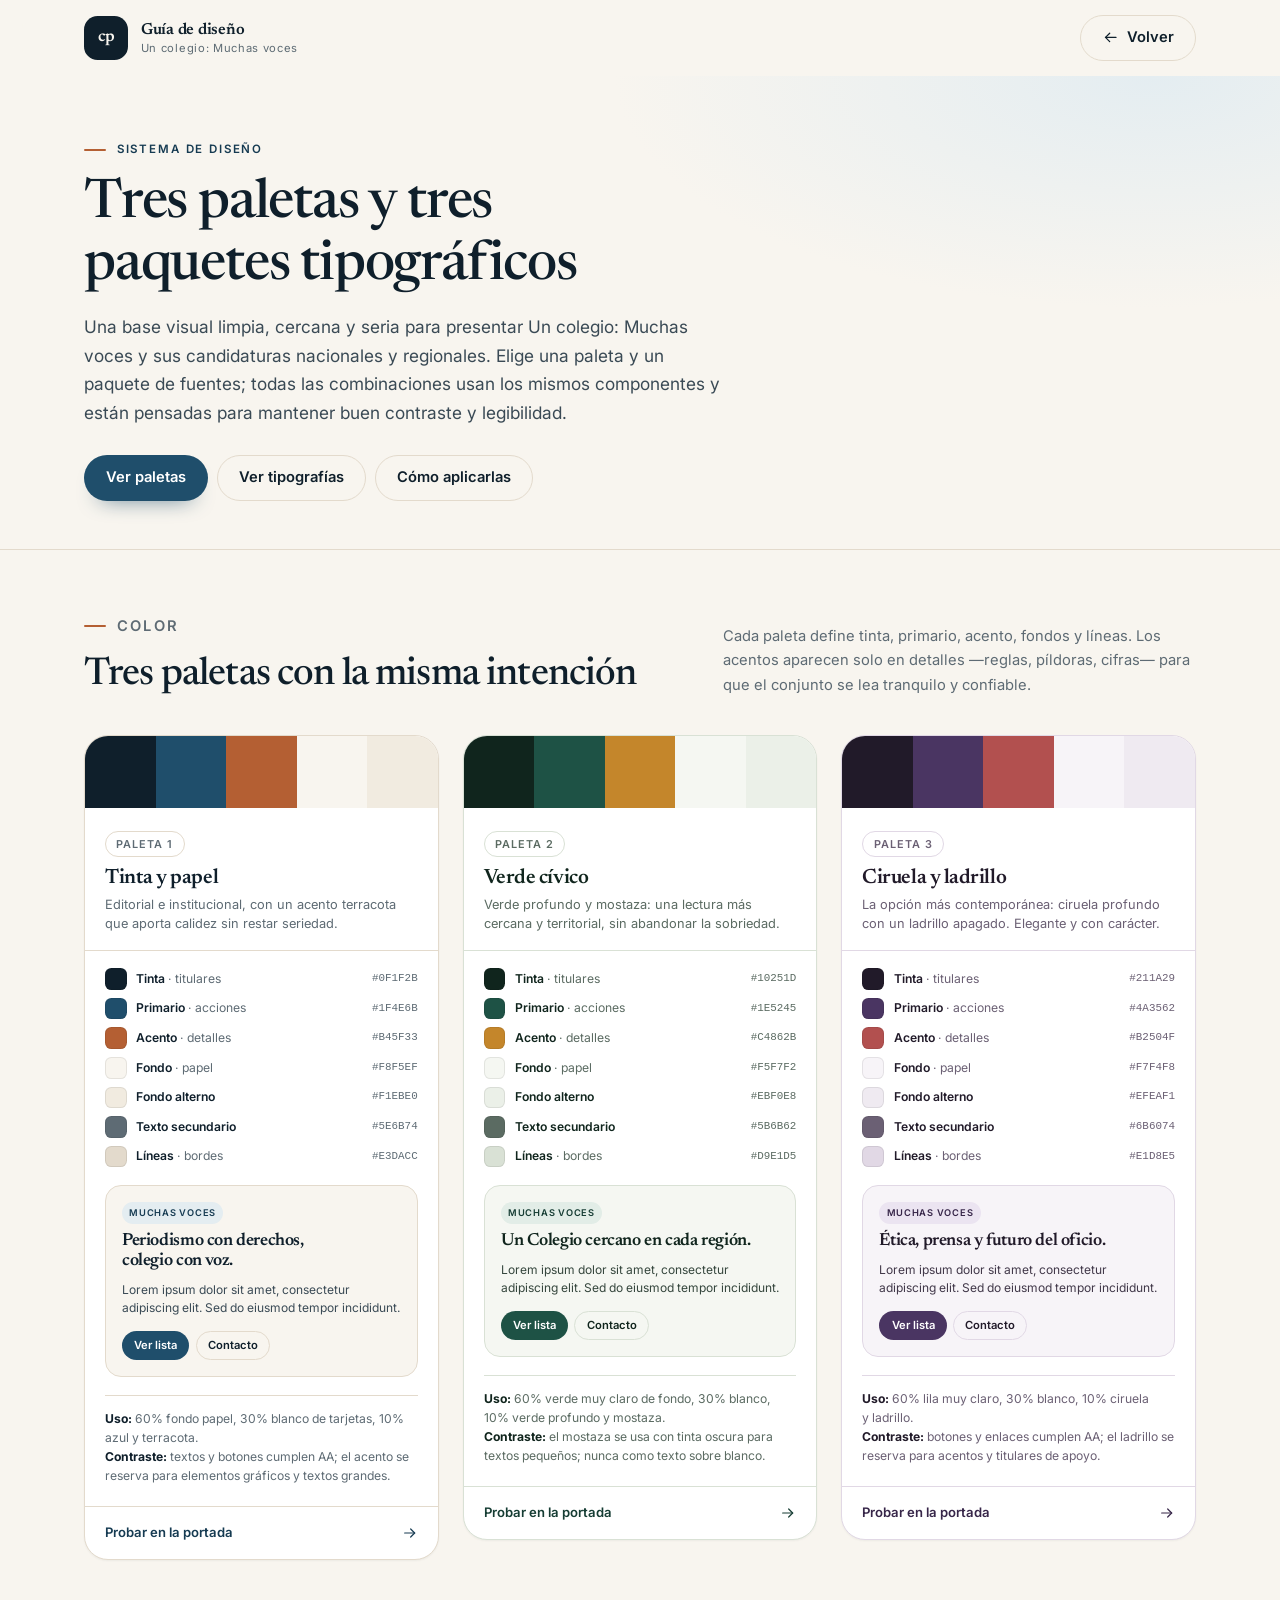
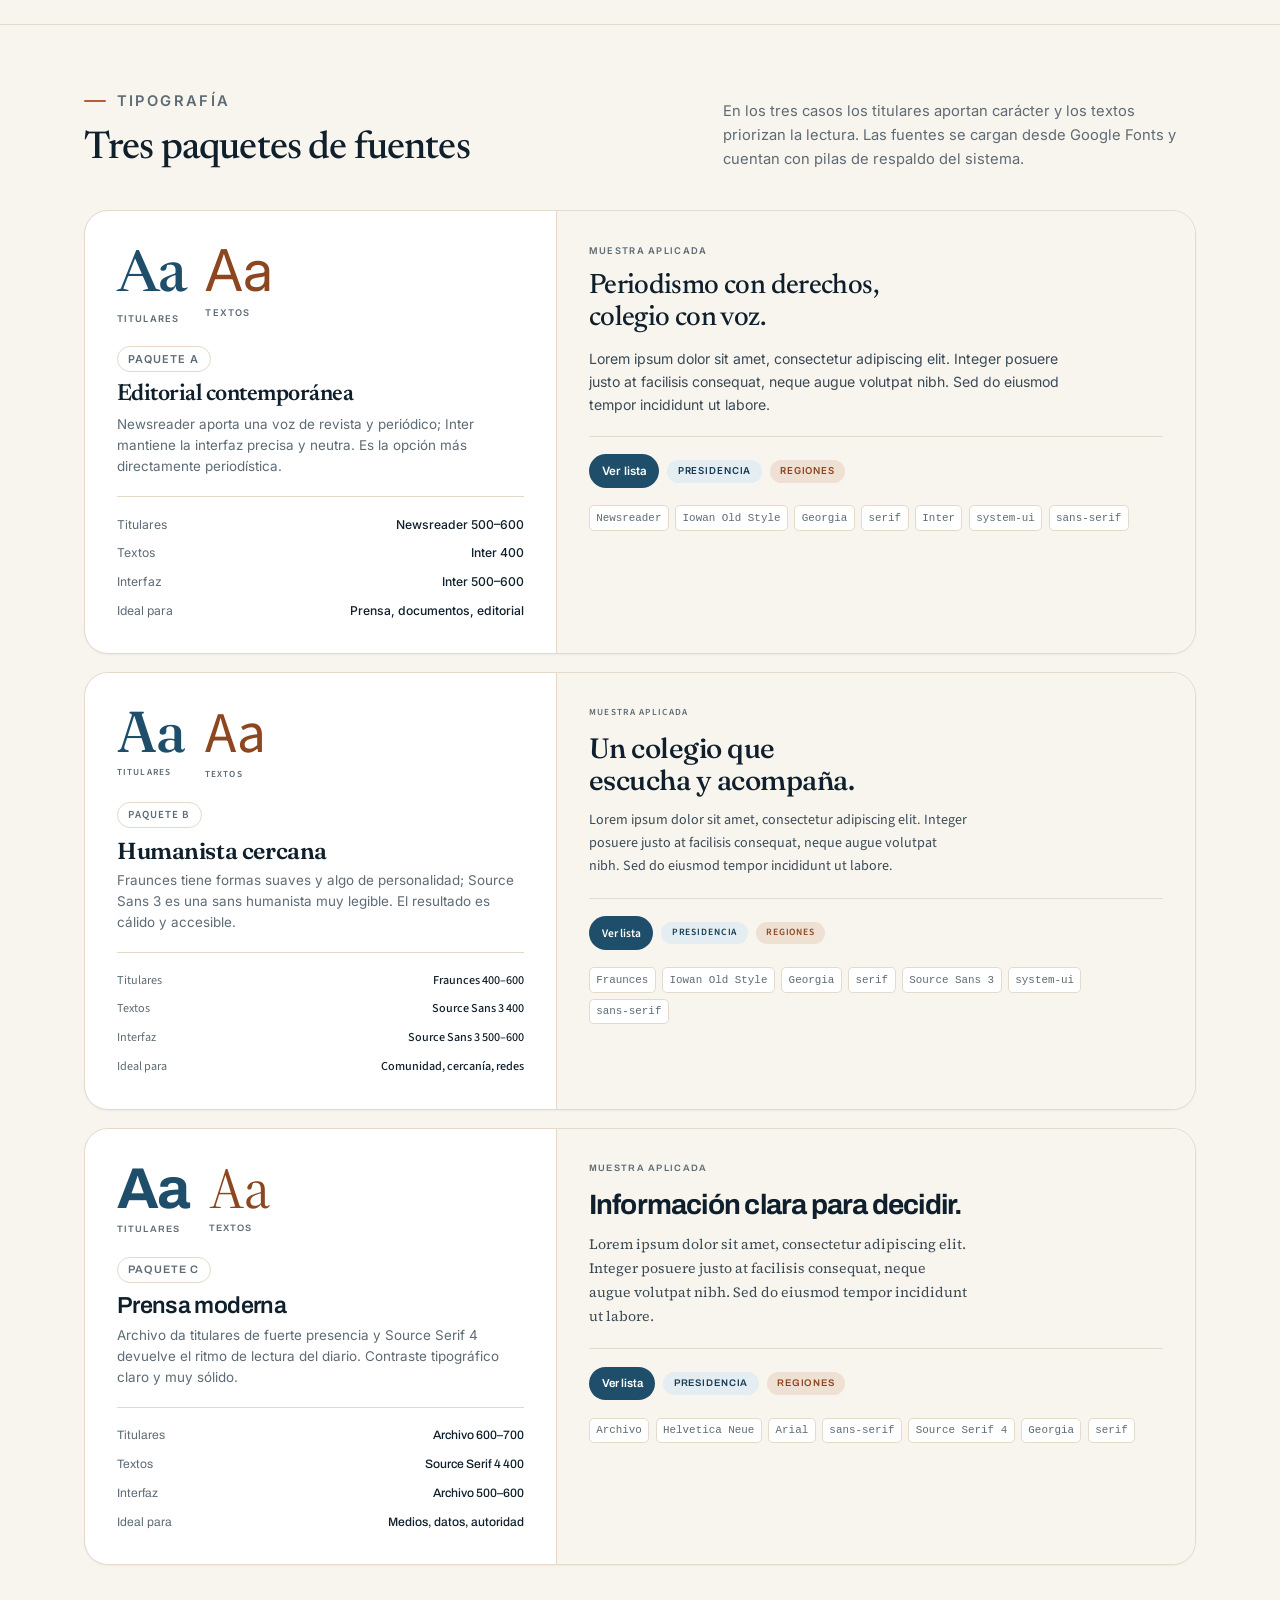
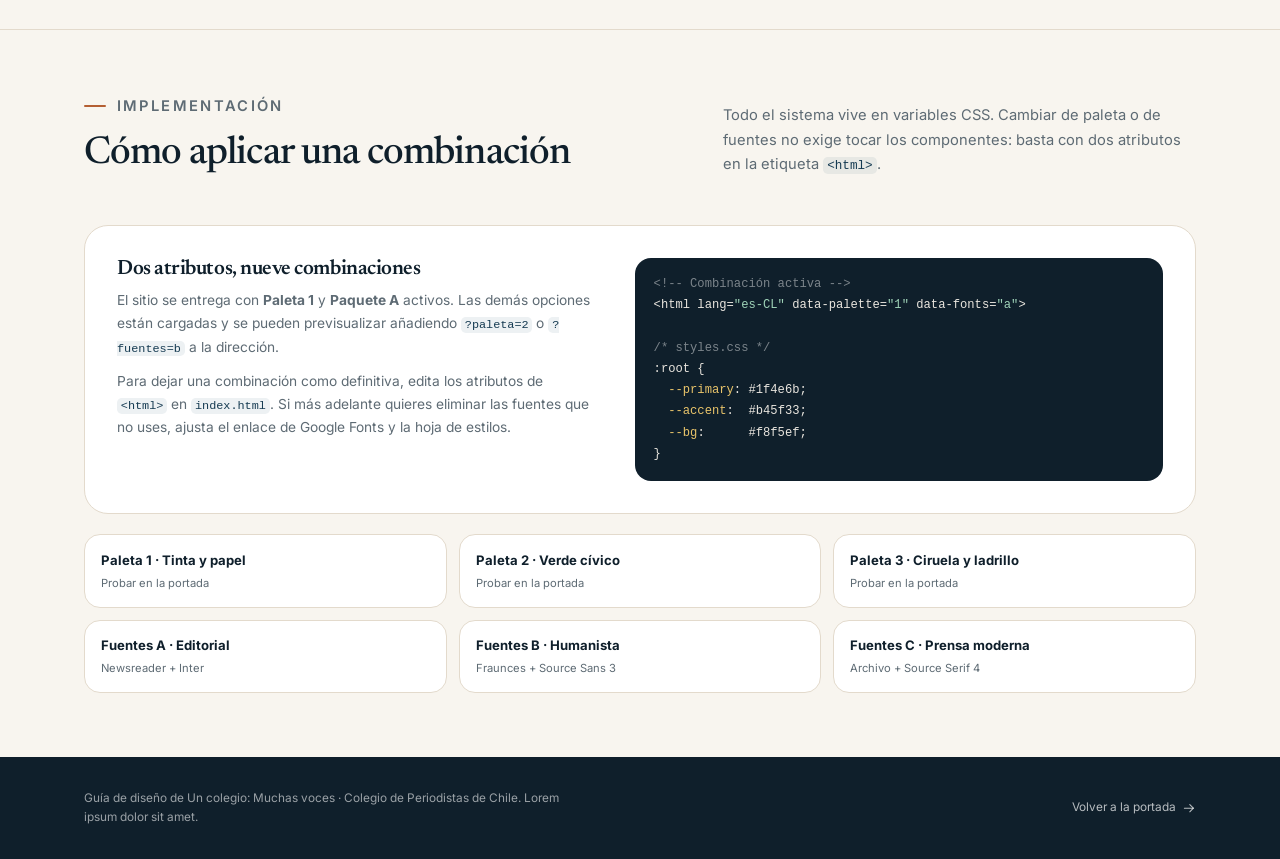
<file: diseno.html>
﻿<!DOCTYPE html>
<html lang="es-CL" data-palette="1" data-fonts="a">
<head>
  <meta charset="UTF-8">
  <meta name="viewport" content="width=device-width, initial-scale=1">
  <title>Guía de diseño · Un colegio: Muchas voces</title>
  <meta name="description" content="Tres paletas de color y tres paquetes tipográficos para el sitio de Un colegio: Muchas voces, Colegio de Periodistas de Chile.">
  <meta name="theme-color" content="#f8f5ef">

  <link rel="icon" href="data:image/svg+xml,%3Csvg xmlns='http://www.w3.org/2000/svg' viewBox='0 0 64 64'%3E%3Crect width='64' height='64' rx='16' fill='%230F1F2B'/%3E%3Ctext x='32' y='43' font-family='Georgia,serif' font-size='28' fill='%23F8F5EF' text-anchor='middle'%3Ecp%3C/text%3E%3C/svg%3E">

  <link rel="preconnect" href="https://fonts.googleapis.com">
  <link rel="preconnect" href="https://fonts.gstatic.com" crossorigin>
  <link href="https://fonts.googleapis.com/css2?family=Archivo:wght@400;500;600;700&amp;family=Fraunces:wght@400;500;600&amp;family=Inter:wght@400;500;600&amp;family=Newsreader:ital,opsz,wght@0,6..72,400;0,6..72,500;0,6..72,600;1,6..72,400&amp;family=Source+Sans+3:wght@400;500;600&amp;family=Source+Serif+4:wght@400;600&amp;display=swap" rel="stylesheet">
  <link rel="stylesheet" href="styles.css">
</head>
<body>
  <a class="skip-link" href="#contenido">Saltar al contenido principal</a>

  <svg class="sprite" xmlns="http://www.w3.org/2000/svg" aria-hidden="true" focusable="false">
    <symbol id="i-arrow" viewBox="0 0 24 24" fill="none" stroke="currentColor" stroke-width="1.8" stroke-linecap="round" stroke-linejoin="round">
      <path d="M4 12h15"/><path d="m13 6 6 6-6 6"/>
    </symbol>
    <symbol id="i-up" viewBox="0 0 24 24" fill="none" stroke="currentColor" stroke-width="1.8" stroke-linecap="round" stroke-linejoin="round">
      <path d="M12 19V5"/><path d="m6 11 6-6 6 6"/>
    </symbol>
    <symbol id="i-whatsapp" viewBox="0 0 24 24" fill="currentColor">
      <path d="M19.05 4.91A9.82 9.82 0 0 0 12.04 2C6.58 2 2.13 6.45 2.13 11.91c0 1.75.46 3.45 1.32 4.95L2 22l5.25-1.38a9.9 9.9 0 0 0 4.79 1.22h.01c5.46 0 9.9-4.45 9.9-9.91 0-2.65-1.03-5.14-2.9-7.02Zm-7.01 15.24h-.01a8.2 8.2 0 0 1-4.19-1.15l-.3-.18-3.12.82.83-3.04-.2-.31a8.2 8.2 0 0 1-1.26-4.38c0-4.54 3.7-8.23 8.25-8.23a8.2 8.2 0 0 1 8.24 8.24c0 4.54-3.7 8.23-8.24 8.23Zm4.52-6.16c-.25-.12-1.47-.72-1.69-.81-.23-.08-.39-.12-.56.12-.16.25-.64.81-.79.97-.14.17-.29.19-.54.06-.25-.12-1.05-.39-1.99-1.23-.74-.66-1.23-1.47-1.38-1.72-.14-.25-.02-.38.11-.51.11-.11.25-.29.37-.43.13-.14.17-.25.25-.41.08-.17.04-.31-.02-.43-.06-.12-.56-1.34-.76-1.84-.2-.48-.4-.42-.56-.43h-.48c-.17 0-.43.06-.66.31-.23.25-.86.85-.86 2.07 0 1.22.89 2.4 1.01 2.56.12.17 1.75 2.67 4.23 3.74.59.26 1.05.41 1.41.52.59.19 1.13.16 1.56.1.48-.07 1.47-.6 1.67-1.18.21-.58.21-1.07.14-1.18-.06-.1-.22-.16-.47-.28Z"/>
    </symbol>
  </svg>

  <header class="site-header site-header--compact">
    <div class="container header-inner">
      <a class="brand" href="index.html" aria-label="Inicio de Un colegio: Muchas voces, Colegio de Periodistas de Chile">
        <span class="brand-mark" aria-hidden="true">cp</span>
        <span class="brand-text">
          <span class="brand-name">Guía de diseño</span>
          <span class="brand-sub">Un colegio: Muchas voces</span>
        </span>
      </a>
      <a class="btn btn--ghost" href="index.html" aria-label="Volver a la portada">
        <svg class="icon icon--back" aria-hidden="true"><use href="#i-arrow"/></svg> Volver
      </a>
    </div>
  </header>

  <main id="contenido">
    <section class="page-hero">
      <div class="container">
        <p class="eyebrow">Sistema de diseño</p>
        <h1>Tres paletas y tres paquetes tipográficos</h1>
        <p class="lead">Una base visual limpia, cercana y seria para presentar Un colegio: Muchas voces y sus candidaturas nacionales y regionales. Elige una paleta y un paquete de fuentes; todas las combinaciones usan los mismos componentes y están pensadas para mantener buen contraste y legibilidad.</p>
        <div class="design-nav">
          <a class="btn btn--primary" href="#paletas">Ver paletas</a>
          <a class="btn btn--ghost" href="#tipografias">Ver tipografías</a>
          <a class="btn btn--ghost" href="#aplicacion">Cómo aplicarlas</a>
        </div>
      </div>
    </section>

    <section class="design-section" id="paletas">
      <div class="container">
        <div class="design-head">
          <div>
            <p class="eyebrow">Color</p>
            <h2>Tres paletas con la misma intención</h2>
          </div>
          <p>Cada paleta define tinta, primario, acento, fondos y líneas. Los acentos aparecen solo en detalles —reglas, píldoras, cifras— para que el conjunto se lea tranquilo y confiable.</p>
        </div>

        <div class="palette-grid">
          <article class="palette-card" data-palette="1" aria-labelledby="paleta-1">
            <div class="palette-strip" aria-hidden="true">
              <span style="background: var(--ink)"></span>
              <span style="background: var(--primary)"></span>
              <span style="background: var(--accent)"></span>
              <span style="background: var(--bg)"></span>
              <span style="background: var(--surface-2)"></span>
            </div>
            <div class="palette-head">
              <span class="pill pill--line">Paleta 1</span>
              <h3 id="paleta-1">Tinta y papel</h3>
              <p>Editorial e institucional, con un acento terracota que aporta calidez sin restar seriedad.</p>
            </div>
            <ul class="swatches">
              <li class="swatch" data-swatch="ink"><i style="background: var(--ink)"></i><span><b>Tinta</b> · titulares</span><code>—</code></li>
              <li class="swatch" data-swatch="primary"><i style="background: var(--primary)"></i><span><b>Primario</b> · acciones</span><code>—</code></li>
              <li class="swatch" data-swatch="accent"><i style="background: var(--accent)"></i><span><b>Acento</b> · detalles</span><code>—</code></li>
              <li class="swatch" data-swatch="bg"><i style="background: var(--bg)"></i><span><b>Fondo</b> · papel</span><code>—</code></li>
              <li class="swatch" data-swatch="surface-2"><i style="background: var(--surface-2)"></i><span><b>Fondo alterno</b></span><code>—</code></li>
              <li class="swatch" data-swatch="muted"><i style="background: var(--muted)"></i><span><b>Texto secundario</b></span><code>—</code></li>
              <li class="swatch" data-swatch="line"><i style="background: var(--line)"></i><span><b>Líneas</b> · bordes</span><code>—</code></li>
            </ul>
            <div class="mini-preview">
              <span class="mini-pill">Muchas voces</span>
              <h4>Periodismo con derechos, colegio con voz.</h4>
              <p>Lorem ipsum dolor sit amet, consectetur adipiscing elit. Sed do eiusmod tempor incididunt.</p>
              <div class="mini-actions">
                <span class="btn btn--primary">Ver lista</span>
                <span class="btn btn--ghost">Contacto</span>
              </div>
            </div>
            <p class="palette-notes"><strong>Uso:</strong> 60% fondo papel, 30% blanco de tarjetas, 10% azul y terracota.<br><strong>Contraste:</strong> textos y botones cumplen AA; el acento se reserva para elementos gráficos y textos grandes.</p>
            <a class="card-link" href="index.html?paleta=1">Probar en la portada <svg class="icon" aria-hidden="true"><use href="#i-arrow"/></svg></a>
          </article>

          <article class="palette-card" data-palette="2" aria-labelledby="paleta-2">
            <div class="palette-strip" aria-hidden="true">
              <span style="background: var(--ink)"></span>
              <span style="background: var(--primary)"></span>
              <span style="background: var(--accent)"></span>
              <span style="background: var(--bg)"></span>
              <span style="background: var(--surface-2)"></span>
            </div>
            <div class="palette-head">
              <span class="pill pill--line">Paleta 2</span>
              <h3 id="paleta-2">Verde cívico</h3>
              <p>Verde profundo y mostaza: una lectura más cercana y territorial, sin abandonar la sobriedad.</p>
            </div>
            <ul class="swatches">
              <li class="swatch" data-swatch="ink"><i style="background: var(--ink)"></i><span><b>Tinta</b> · titulares</span><code>—</code></li>
              <li class="swatch" data-swatch="primary"><i style="background: var(--primary)"></i><span><b>Primario</b> · acciones</span><code>—</code></li>
              <li class="swatch" data-swatch="accent"><i style="background: var(--accent)"></i><span><b>Acento</b> · detalles</span><code>—</code></li>
              <li class="swatch" data-swatch="bg"><i style="background: var(--bg)"></i><span><b>Fondo</b> · papel</span><code>—</code></li>
              <li class="swatch" data-swatch="surface-2"><i style="background: var(--surface-2)"></i><span><b>Fondo alterno</b></span><code>—</code></li>
              <li class="swatch" data-swatch="muted"><i style="background: var(--muted)"></i><span><b>Texto secundario</b></span><code>—</code></li>
              <li class="swatch" data-swatch="line"><i style="background: var(--line)"></i><span><b>Líneas</b> · bordes</span><code>—</code></li>
            </ul>
            <div class="mini-preview">
              <span class="mini-pill">Muchas voces</span>
              <h4>Un Colegio cercano en cada región.</h4>
              <p>Lorem ipsum dolor sit amet, consectetur adipiscing elit. Sed do eiusmod tempor incididunt.</p>
              <div class="mini-actions">
                <span class="btn btn--primary">Ver lista</span>
                <span class="btn btn--ghost">Contacto</span>
              </div>
            </div>
            <p class="palette-notes"><strong>Uso:</strong> 60% verde muy claro de fondo, 30% blanco, 10% verde profundo y mostaza.<br><strong>Contraste:</strong> el mostaza se usa con tinta oscura para textos pequeños; nunca como texto sobre blanco.</p>
            <a class="card-link" href="index.html?paleta=2">Probar en la portada <svg class="icon" aria-hidden="true"><use href="#i-arrow"/></svg></a>
          </article>

          <article class="palette-card" data-palette="3" aria-labelledby="paleta-3">
            <div class="palette-strip" aria-hidden="true">
              <span style="background: var(--ink)"></span>
              <span style="background: var(--primary)"></span>
              <span style="background: var(--accent)"></span>
              <span style="background: var(--bg)"></span>
              <span style="background: var(--surface-2)"></span>
            </div>
            <div class="palette-head">
              <span class="pill pill--line">Paleta 3</span>
              <h3 id="paleta-3">Ciruela y ladrillo</h3>
              <p>La opción más contemporánea: ciruela profundo con un ladrillo apagado. Elegante y con carácter.</p>
            </div>
            <ul class="swatches">
              <li class="swatch" data-swatch="ink"><i style="background: var(--ink)"></i><span><b>Tinta</b> · titulares</span><code>—</code></li>
              <li class="swatch" data-swatch="primary"><i style="background: var(--primary)"></i><span><b>Primario</b> · acciones</span><code>—</code></li>
              <li class="swatch" data-swatch="accent"><i style="background: var(--accent)"></i><span><b>Acento</b> · detalles</span><code>—</code></li>
              <li class="swatch" data-swatch="bg"><i style="background: var(--bg)"></i><span><b>Fondo</b> · papel</span><code>—</code></li>
              <li class="swatch" data-swatch="surface-2"><i style="background: var(--surface-2)"></i><span><b>Fondo alterno</b></span><code>—</code></li>
              <li class="swatch" data-swatch="muted"><i style="background: var(--muted)"></i><span><b>Texto secundario</b></span><code>—</code></li>
              <li class="swatch" data-swatch="line"><i style="background: var(--line)"></i><span><b>Líneas</b> · bordes</span><code>—</code></li>
            </ul>
            <div class="mini-preview">
              <span class="mini-pill">Muchas voces</span>
              <h4>Ética, prensa y futuro del oficio.</h4>
              <p>Lorem ipsum dolor sit amet, consectetur adipiscing elit. Sed do eiusmod tempor incididunt.</p>
              <div class="mini-actions">
                <span class="btn btn--primary">Ver lista</span>
                <span class="btn btn--ghost">Contacto</span>
              </div>
            </div>
            <p class="palette-notes"><strong>Uso:</strong> 60% lila muy claro, 30% blanco, 10% ciruela y ladrillo.<br><strong>Contraste:</strong> botones y enlaces cumplen AA; el ladrillo se reserva para acentos y titulares de apoyo.</p>
            <a class="card-link" href="index.html?paleta=3">Probar en la portada <svg class="icon" aria-hidden="true"><use href="#i-arrow"/></svg></a>
          </article>
        </div>
      </div>
    </section>

    <section class="design-section" id="tipografias">
      <div class="container">
        <div class="design-head">
          <div>
            <p class="eyebrow">Tipografía</p>
            <h2>Tres paquetes de fuentes</h2>
          </div>
          <p>En los tres casos los titulares aportan carácter y los textos priorizan la lectura. Las fuentes se cargan desde Google Fonts y cuentan con pilas de respaldo del sistema.</p>
        </div>

        <div class="font-stack">
          <article class="font-card" data-fonts="a" aria-labelledby="fuentes-a">
            <div class="font-info">
              <div class="font-glyphs" aria-hidden="true">
                <div><span class="font-glyph font-glyph--display">Aa</span><span class="glyph-cap">Titulares</span></div>
                <div><span class="font-glyph font-glyph--body">Aa</span><span class="glyph-cap">Textos</span></div>
              </div>
              <span class="pill pill--line">Paquete A</span>
              <h3 id="fuentes-a">Editorial contemporánea</h3>
              <p>Newsreader aporta una voz de revista y periódico; Inter mantiene la interfaz precisa y neutra. Es la opción más directamente periodística.</p>
              <dl class="font-specs">
                <div><dt>Titulares</dt><dd>Newsreader 500–600</dd></div>
                <div><dt>Textos</dt><dd>Inter 400</dd></div>
                <div><dt>Interfaz</dt><dd>Inter 500–600</dd></div>
                <div><dt>Ideal para</dt><dd>Prensa, documentos, editorial</dd></div>
              </dl>
            </div>
            <div class="font-specimen">
              <span class="specimen-label">Muestra aplicada</span>
              <h4>Periodismo con derechos, colegio con voz.</h4>
              <p>Lorem ipsum dolor sit amet, consectetur adipiscing elit. Integer posuere justo at facilisis consequat, neque augue volutpat nibh. Sed do eiusmod tempor incididunt ut labore.</p>
              <div class="specimen-ui">
                <span class="mini-btn">Ver lista</span>
                <span class="pill">Presidencia</span>
                <span class="pill pill--accent">Regiones</span>
              </div>
              <div class="font-stack-note">
                <span>Newsreader</span><span>Iowan Old Style</span><span>Georgia</span><span>serif</span>
                <span>Inter</span><span>system-ui</span><span>sans-serif</span>
              </div>
            </div>
          </article>

          <article class="font-card" data-fonts="b" aria-labelledby="fuentes-b">
            <div class="font-info">
              <div class="font-glyphs" aria-hidden="true">
                <div><span class="font-glyph font-glyph--display">Aa</span><span class="glyph-cap">Titulares</span></div>
                <div><span class="font-glyph font-glyph--body">Aa</span><span class="glyph-cap">Textos</span></div>
              </div>
              <span class="pill pill--line">Paquete B</span>
              <h3 id="fuentes-b">Humanista cercana</h3>
              <p>Fraunces tiene formas suaves y algo de personalidad; Source Sans 3 es una sans humanista muy legible. El resultado es cálido y accesible.</p>
              <dl class="font-specs">
                <div><dt>Titulares</dt><dd>Fraunces 400–600</dd></div>
                <div><dt>Textos</dt><dd>Source Sans 3 400</dd></div>
                <div><dt>Interfaz</dt><dd>Source Sans 3 500–600</dd></div>
                <div><dt>Ideal para</dt><dd>Comunidad, cercanía, redes</dd></div>
              </dl>
            </div>
            <div class="font-specimen">
              <span class="specimen-label">Muestra aplicada</span>
              <h4>Un colegio que escucha y acompaña.</h4>
              <p>Lorem ipsum dolor sit amet, consectetur adipiscing elit. Integer posuere justo at facilisis consequat, neque augue volutpat nibh. Sed do eiusmod tempor incididunt ut labore.</p>
              <div class="specimen-ui">
                <span class="mini-btn">Ver lista</span>
                <span class="pill">Presidencia</span>
                <span class="pill pill--accent">Regiones</span>
              </div>
              <div class="font-stack-note">
                <span>Fraunces</span><span>Iowan Old Style</span><span>Georgia</span><span>serif</span>
                <span>Source Sans 3</span><span>system-ui</span><span>sans-serif</span>
              </div>
            </div>
          </article>

          <article class="font-card" data-fonts="c" aria-labelledby="fuentes-c">
            <div class="font-info">
              <div class="font-glyphs" aria-hidden="true">
                <div><span class="font-glyph font-glyph--display">Aa</span><span class="glyph-cap">Titulares</span></div>
                <div><span class="font-glyph font-glyph--body">Aa</span><span class="glyph-cap">Textos</span></div>
              </div>
              <span class="pill pill--line">Paquete C</span>
              <h3 id="fuentes-c">Prensa moderna</h3>
              <p>Archivo da titulares de fuerte presencia y Source Serif 4 devuelve el ritmo de lectura del diario. Contraste tipográfico claro y muy sólido.</p>
              <dl class="font-specs">
                <div><dt>Titulares</dt><dd>Archivo 600–700</dd></div>
                <div><dt>Textos</dt><dd>Source Serif 4 400</dd></div>
                <div><dt>Interfaz</dt><dd>Archivo 500–600</dd></div>
                <div><dt>Ideal para</dt><dd>Medios, datos, autoridad</dd></div>
              </dl>
            </div>
            <div class="font-specimen">
              <span class="specimen-label">Muestra aplicada</span>
              <h4>Información clara para decidir.</h4>
              <p>Lorem ipsum dolor sit amet, consectetur adipiscing elit. Integer posuere justo at facilisis consequat, neque augue volutpat nibh. Sed do eiusmod tempor incididunt ut labore.</p>
              <div class="specimen-ui">
                <span class="mini-btn">Ver lista</span>
                <span class="pill">Presidencia</span>
                <span class="pill pill--accent">Regiones</span>
              </div>
              <div class="font-stack-note">
                <span>Archivo</span><span>Helvetica Neue</span><span>Arial</span><span>sans-serif</span>
                <span>Source Serif 4</span><span>Georgia</span><span>serif</span>
              </div>
            </div>
          </article>
        </div>
      </div>
    </section>

    <section class="design-section" id="aplicacion">
      <div class="container">
        <div class="design-head">
          <div>
            <p class="eyebrow">Implementación</p>
            <h2>Cómo aplicar una combinación</h2>
          </div>
          <p>Todo el sistema vive en variables CSS. Cambiar de paleta o de fuentes no exige tocar los componentes: basta con dos atributos en la etiqueta <code>&lt;html&gt;</code>.</p>
        </div>

        <div class="design-callout">
          <div>
            <h3>Dos atributos, nueve combinaciones</h3>
            <p>El sitio se entrega con <strong>Paleta 1</strong> y <strong>Paquete A</strong> activos. Las demás opciones están cargadas y se pueden previsualizar añadiendo <code>?paleta=2</code> o <code>?fuentes=b</code> a la dirección.</p>
            <p>Para dejar una combinación como definitiva, edita los atributos de <code>&lt;html&gt;</code> en <code>index.html</code>. Si más adelante quieres eliminar las fuentes que no uses, ajusta el enlace de Google Fonts y la hoja de estilos.</p>
          </div>
          <pre class="code"><code><span class="c">&lt;!-- Combinación activa --&gt;</span>
&lt;html lang=<span class="s">"es-CL"</span> data-palette=<span class="s">"1"</span> data-fonts=<span class="s">"a"</span>&gt;

<span class="c">/* styles.css */</span>
:root {
  <span class="v">--primary</span>: #1f4e6b;
  <span class="v">--accent</span>:  #b45f33;
  <span class="v">--bg</span>:      #f8f5ef;
}</code></pre>
        </div>

        <div class="design-links">
          <a class="design-link" href="index.html?paleta=1"><b>Paleta 1 · Tinta y papel</b><span>Probar en la portada</span></a>
          <a class="design-link" href="index.html?paleta=2"><b>Paleta 2 · Verde cívico</b><span>Probar en la portada</span></a>
          <a class="design-link" href="index.html?paleta=3"><b>Paleta 3 · Ciruela y ladrillo</b><span>Probar en la portada</span></a>
          <a class="design-link" href="index.html?fuentes=a"><b>Fuentes A · Editorial</b><span>Newsreader + Inter</span></a>
          <a class="design-link" href="index.html?fuentes=b"><b>Fuentes B · Humanista</b><span>Fraunces + Source Sans 3</span></a>
          <a class="design-link" href="index.html?fuentes=c"><b>Fuentes C · Prensa moderna</b><span>Archivo + Source Serif 4</span></a>
        </div>
      </div>
    </section>
  </main>

  <footer class="site-footer footer-simple">
    <div class="container">
      <div class="footer-bottom">
        <p>Guía de diseño de Un colegio: Muchas voces · Colegio de Periodistas de Chile. Lorem ipsum dolor sit amet.</p>
        <a href="index.html">Volver a la portada <svg class="icon" aria-hidden="true"><use href="#i-arrow"/></svg></a>
      </div>
    </div>
  </footer>

  <script src="main.js" defer></script>
</body>
</html>
</file>
<file: styles.css>
/* ==========================================================================
   Lista Nacional — Colegio de Periodistas de Chile
   Hoja de estilos principal
   --------------------------------------------------------------------------
   01. Tokens: paletas de color y paquetes tipográficos
   02. Reset y base
   03. Utilidades y layout
   04. Header y navegación
   05. Botones, píldoras e iconos
   06. Hero y mosaico
   07. Ideas fuerza
   08. Lista nacional
   09. Candidaturas regionales
   10. Puntos de trabajo
   11. CTA
   12. Contacto y formulario
   13. Footer
   14. WhatsApp flotante
   15. Página de diseño
   16. Movimiento y responsive
   ========================================================================== */

/* 01. Tokens
   Las paletas se aplican con [data-palette] y las tipografías con
   [data-fonts] en el <html>. Cualquier elemento puede llevar esos atributos
   para mostrar una muestra aislada (así se usa en diseno.html).
   -------------------------------------------------------------------------- */

:root {
  --container: 75rem;
  --gutter: clamp(1.25rem, 4vw, 2.75rem);

  --radius-sm: 0.7rem;
  --radius: 1rem;
  --radius-lg: 1.5rem;

  --shadow-sm: 0 1px 2px rgba(var(--rgb-ink), 0.05);
  --shadow-md: 0 22px 44px -28px rgba(var(--rgb-ink), 0.42);
  --shadow-lg: 0 34px 70px -34px rgba(var(--rgb-ink), 0.45);

  --ease: cubic-bezier(0.22, 0.61, 0.36, 1);

  --display-weight: 500;
  --display-weight-sm: 600;
  --display-tracking: -0.02em;
  --body-lh: 1.65;

  --danger: #a32b22;
  --danger-soft: #fceeeb;
  --wa: #25d366;
  --wa-ink: #06240f;
}

/* --- Paleta 1 · Tinta y papel (por defecto) --- */
:root,
[data-palette="1"] {
  --ink: #0f1f2b;
  --rgb-ink: 15, 31, 43;
  --text: #3a4a55;
  --muted: #5e6b74;
  --primary: #1f4e6b;
  --rgb-primary: 31, 78, 107;
  --primary-strong: #163b52;
  --primary-soft: #e4edf1;
  --accent: #b45f33;
  --rgb-accent: 180, 95, 51;
  --accent-ink: #8c4620;
  --bg: #f8f5ef;
  --rgb-bg: 248, 245, 239;
  --surface: #ffffff;
  --surface-2: #f1ebe0;
  --line: #e3dacc;
}

/* --- Paleta 2 · Verde cívico --- */
[data-palette="2"] {
  --ink: #10251d;
  --rgb-ink: 16, 37, 29;
  --text: #35463d;
  --muted: #5b6b62;
  --primary: #1e5245;
  --rgb-primary: 30, 82, 69;
  --primary-strong: #163d34;
  --primary-soft: #e2ede7;
  --accent: #c4862b;
  --rgb-accent: 196, 134, 43;
  --accent-ink: #7e5511;
  --bg: #f5f7f2;
  --rgb-bg: 245, 247, 242;
  --surface: #ffffff;
  --surface-2: #ebf0e8;
  --line: #d9e1d5;
}

/* --- Paleta 3 · Ciruela y ladrillo --- */
[data-palette="3"] {
  --ink: #211a29;
  --rgb-ink: 33, 26, 41;
  --text: #413849;
  --muted: #6b6074;
  --primary: #4a3562;
  --rgb-primary: 74, 53, 98;
  --primary-strong: #372649;
  --primary-soft: #ebe4f1;
  --accent: #b2504f;
  --rgb-accent: 178, 80, 79;
  --accent-ink: #8c3a39;
  --bg: #f7f4f8;
  --rgb-bg: 247, 244, 248;
  --surface: #ffffff;
  --surface-2: #efeaf1;
  --line: #e1d8e5;
}

/* --- Paquete A · Editorial contemporánea --- */
:root,
[data-fonts="a"] {
  --font-display: "Newsreader", "Iowan Old Style", Georgia, "Times New Roman", serif;
  --font-body: "Inter", system-ui, -apple-system, "Segoe UI", Roboto, sans-serif;
  --font-ui: "Inter", system-ui, -apple-system, "Segoe UI", Roboto, sans-serif;
  --display-weight: 500;
  --display-weight-sm: 600;
  --display-tracking: -0.022em;
  --body-lh: 1.65;
}

/* --- Paquete B · Humanista cercana --- */
[data-fonts="b"] {
  --font-display: "Fraunces", "Iowan Old Style", Georgia, serif;
  --font-body: "Source Sans 3", system-ui, -apple-system, "Segoe UI", Roboto, sans-serif;
  --font-ui: "Source Sans 3", system-ui, -apple-system, "Segoe UI", Roboto, sans-serif;
  --display-weight: 500;
  --display-weight-sm: 600;
  --display-tracking: -0.018em;
  --body-lh: 1.65;
}

/* --- Paquete C · Prensa moderna --- */
[data-fonts="c"] {
  --font-display: "Archivo", "Helvetica Neue", Arial, sans-serif;
  --font-body: "Source Serif 4", Georgia, "Times New Roman", serif;
  --font-ui: "Archivo", "Helvetica Neue", Arial, sans-serif;
  --display-weight: 700;
  --display-weight-sm: 600;
  --display-tracking: -0.028em;
  --body-lh: 1.7;
}

/* 02. Reset y base
   -------------------------------------------------------------------------- */

*,
*::before,
*::after {
  box-sizing: border-box;
}

* {
  margin: 0;
}

html {
  -webkit-text-size-adjust: 100%;
  scroll-behavior: smooth;
  scroll-padding-top: 6.5rem;
}

body {
  min-height: 100vh;
  font-family: var(--font-body);
  font-size: 1.0625rem;
  line-height: var(--body-lh);
  color: var(--text);
  background: var(--bg);
  -webkit-font-smoothing: antialiased;
  text-rendering: optimizeLegibility;
}

svg {
  display: block;
}

a {
  color: inherit;
  text-decoration: none;
}

button,
input,
select,
textarea {
  font: inherit;
  color: inherit;
}

button {
  cursor: pointer;
}

ul[class],
ol[class] {
  list-style: none;
  padding: 0;
}

h1,
h2,
h3,
h4 {
  font-family: var(--font-display);
  font-weight: var(--display-weight);
  line-height: 1.13;
  letter-spacing: var(--display-tracking);
  color: var(--ink);
  text-wrap: balance;
}

h3,
h4 {
  font-weight: var(--display-weight-sm);
}

p {
  text-wrap: pretty;
}

::selection {
  background: var(--primary);
  color: #fff;
}

:where(a, button, input, select, textarea, summary, [tabindex]):focus-visible {
  outline: 2px solid var(--primary);
  outline-offset: 3px;
}

[hidden] {
  display: none !important;
}

/* 03. Utilidades y layout
   -------------------------------------------------------------------------- */

.container {
  width: 100%;
  max-width: var(--container);
  margin-inline: auto;
  padding-inline: var(--gutter);
}

.section {
  padding-block: clamp(3.5rem, 7vw, 6rem);
}

.section--soft {
  background: var(--surface-2);
  border-block: 1px solid var(--line);
}

.section-head {
  display: grid;
  grid-template-columns: minmax(0, 1.1fr) minmax(0, 0.9fr);
  gap: clamp(1.25rem, 4vw, 4rem);
  align-items: end;
  margin-bottom: clamp(2rem, 4vw, 3.25rem);
}

.section-head h2 {
  font-size: clamp(1.9rem, 3.6vw, 2.9rem);
  max-width: 22ch;
}

.section-head .lead {
  max-width: 46ch;
  padding-bottom: 0.35rem;
}

.section-head--stack {
  display: block;
  margin-bottom: 0;
}

.section-head--stack .lead {
  margin-top: 1rem;
}

.program-intro .section-head h2 {
  font-size: clamp(1.9rem, 3.4vw, 2.6rem);
  max-width: 18ch;
}

.contact-info > h2 {
  font-size: clamp(1.9rem, 3.4vw, 2.7rem);
}

.contact-info > .lead {
  margin-top: 1rem;
}

.eyebrow {
  display: flex;
  align-items: center;
  gap: 0.65rem;
  margin-bottom: 0.95rem;
  font-family: var(--font-ui);
  font-size: 0.72rem;
  font-weight: 600;
  letter-spacing: 0.16em;
  text-transform: uppercase;
  color: var(--primary-strong);
}

.eyebrow::before {
  content: "";
  width: 1.4rem;
  height: 2px;
  border-radius: 2px;
  background: var(--accent);
  flex: none;
}

.lead {
  font-size: clamp(1.02rem, 1.35vw, 1.15rem);
  color: var(--text);
  max-width: 58ch;
}

.grid {
  display: grid;
  gap: clamp(1rem, 2vw, 1.5rem);
}

.grid--4 {
  grid-template-columns: repeat(4, minmax(0, 1fr));
}

.grid--3 {
  grid-template-columns: repeat(3, minmax(0, 1fr));
}

.grid--2 {
  grid-template-columns: repeat(2, minmax(0, 1fr));
}

.card {
  background: var(--surface);
  border: 1px solid var(--line);
  border-radius: var(--radius-lg);
  box-shadow: var(--shadow-sm);
}

.icon {
  width: 1.1rem;
  height: 1.1rem;
  flex: none;
}

.icon-box {
  display: grid;
  place-items: center;
  width: 2.8rem;
  height: 2.8rem;
  border-radius: 0.85rem;
  background: var(--primary-soft);
  color: var(--primary-strong);
}

.icon-box .icon {
  width: 1.3rem;
  height: 1.3rem;
}

.pill {
  display: inline-flex;
  align-items: center;
  gap: 0.35rem;
  width: fit-content;
  padding: 0.35rem 0.65rem;
  border-radius: 999px;
  background: var(--primary-soft);
  color: var(--primary-strong);
  font-family: var(--font-ui);
  font-size: 0.68rem;
  font-weight: 600;
  letter-spacing: 0.09em;
  text-transform: uppercase;
  line-height: 1.2;
}

.pill--accent {
  background: rgba(var(--rgb-accent), 0.14);
  color: var(--accent-ink);
}

.pill--line {
  background: transparent;
  border: 1px solid var(--line);
  color: var(--muted);
}

.skip-link {
  position: absolute;
  left: 1rem;
  top: -4rem;
  z-index: 300;
  padding: 0.7rem 1rem;
  border-radius: 0.6rem;
  background: var(--ink);
  color: #fff;
  font-size: 0.85rem;
  transition: top 0.2s var(--ease);
}

.skip-link:focus-visible {
  top: 0.8rem;
  outline-color: var(--accent);
}

.sprite {
  position: absolute;
  width: 0;
  height: 0;
  overflow: hidden;
}

/* 04. Header y navegación
   -------------------------------------------------------------------------- */

.demo-bar {
  background: var(--surface-2);
  border-bottom: 1px solid var(--line);
  font-size: 0.76rem;
  color: var(--muted);
}

.demo-bar-inner {
  display: flex;
  align-items: center;
  justify-content: space-between;
  gap: 0.75rem 1.5rem;
  flex-wrap: wrap;
  padding-block: 0.55rem;
}

.demo-bar strong {
  color: var(--ink);
  font-weight: 600;
  letter-spacing: 0.02em;
}

.demo-bar a {
  display: inline-flex;
  align-items: center;
  gap: 0.4rem;
  font-weight: 600;
  color: var(--primary-strong);
  white-space: nowrap;
}

.demo-bar a:hover {
  color: var(--accent-ink);
}

.demo-bar .icon {
  width: 0.9rem;
  height: 0.9rem;
}

.site-header {
  position: sticky;
  top: 0;
  z-index: 100;
  background: rgba(var(--rgb-bg), 0.9);
  backdrop-filter: saturate(1.35) blur(14px);
  -webkit-backdrop-filter: saturate(1.35) blur(14px);
  border-bottom: 1px solid transparent;
  transition: border-color 0.25s, box-shadow 0.25s;
}

.site-header.is-scrolled {
  border-bottom-color: var(--line);
  box-shadow: 0 18px 30px -30px rgba(var(--rgb-ink), 0.55);
}

.header-inner {
  display: flex;
  align-items: center;
  justify-content: space-between;
  gap: 1.5rem;
  min-height: 4.7rem;
}

.brand {
  display: inline-flex;
  align-items: center;
  gap: 0.8rem;
  min-width: 0;
}

.brand-mark {
  display: grid;
  place-items: center;
  width: 2.75rem;
  height: 2.75rem;
  flex: none;
  border-radius: 0.85rem;
  background: var(--ink);
  color: var(--bg);
  font-family: var(--font-display);
  font-size: 1.05rem;
  font-weight: 600;
  letter-spacing: -0.03em;
  line-height: 1;
}

.brand-text {
  display: grid;
  gap: 0.1rem;
  line-height: 1.25;
  min-width: 0;
}

.brand-name {
  font-family: var(--font-display);
  font-size: 1.02rem;
  font-weight: 600;
  letter-spacing: -0.015em;
  color: var(--ink);
}

.brand-sub {
  font-family: var(--font-ui);
  font-size: 0.7rem;
  letter-spacing: 0.06em;
  color: var(--muted);
}

.nav {
  display: flex;
  align-items: center;
  gap: 0.1rem;
}

.nav a {
  padding: 0.55rem 0.75rem;
  border-radius: 0.6rem;
  font-family: var(--font-ui);
  font-size: 0.9rem;
  font-weight: 500;
  transition: background 0.18s, color 0.18s;
}

.nav a:hover {
  background: var(--primary-soft);
  color: var(--primary-strong);
}

.nav .btn {
  margin-left: 0.65rem;
}

.nav-toggle {
  display: none;
  place-items: center;
  width: 2.7rem;
  height: 2.7rem;
  border: 1px solid var(--line);
  border-radius: 0.7rem;
  background: var(--surface);
  color: var(--ink);
}

.nav-toggle .icon {
  width: 1.25rem;
  height: 1.25rem;
}

.nav-toggle .icon--close {
  display: none;
}

.nav-toggle[aria-expanded="true"] .icon--menu {
  display: none;
}

.nav-toggle[aria-expanded="true"] .icon--close {
  display: block;
}

/* 05. Botones
   -------------------------------------------------------------------------- */

.btn {
  display: inline-flex;
  align-items: center;
  justify-content: center;
  gap: 0.55rem;
  padding: 0.82rem 1.3rem;
  border: 1px solid transparent;
  border-radius: 999px;
  font-family: var(--font-ui);
  font-size: 0.92rem;
  font-weight: 600;
  line-height: 1.2;
  text-align: center;
  transition: transform 0.18s var(--ease), background 0.18s, border-color 0.18s,
    color 0.18s, box-shadow 0.18s;
}

.btn .icon {
  width: 1.05rem;
  height: 1.05rem;
}

.btn--primary {
  background: var(--primary);
  color: #fff;
  box-shadow: 0 12px 22px -16px rgba(var(--rgb-primary), 0.95);
}

.btn--primary:hover {
  background: var(--primary-strong);
  transform: translateY(-1px);
}

.btn--ghost {
  background: transparent;
  border-color: var(--line);
  color: var(--ink);
}

.btn--ghost:hover {
  background: var(--surface);
  border-color: var(--primary);
  transform: translateY(-1px);
}

.btn--light {
  background: var(--bg);
  color: var(--ink);
}

.btn--light:hover {
  background: #fff;
  transform: translateY(-1px);
}

.btn--wa {
  background: var(--wa);
  color: var(--wa-ink);
}

.btn--wa:hover {
  filter: brightness(1.06);
  transform: translateY(-1px);
}

.btn--block {
  width: 100%;
}

/* 06. Hero y mosaico
   -------------------------------------------------------------------------- */

.hero {
  position: relative;
  overflow: clip;
  padding-block: clamp(3rem, 6vw, 5.5rem) clamp(3.5rem, 7vw, 6rem);
  background:
    radial-gradient(70% 60% at 88% -10%, var(--primary-soft) 0%, transparent 65%),
    radial-gradient(45% 40% at 0% 30%, rgba(var(--rgb-accent), 0.07), transparent 70%);
}

.hero-grid {
  display: grid;
  grid-template-columns: minmax(0, 1.04fr) minmax(0, 0.96fr);
  gap: clamp(2.5rem, 5vw, 4.5rem);
  align-items: center;
}

.hero-copy h1 {
  font-size: clamp(2.5rem, 5.2vw, 4.05rem);
  max-width: 15ch;
  margin-bottom: 1.35rem;
}

.hero-copy .lead {
  max-width: 48ch;
}

.hero-actions {
  display: flex;
  flex-wrap: wrap;
  gap: 0.7rem;
  margin-top: 2rem;
}

.meta-row {
  display: flex;
  flex-wrap: wrap;
  gap: 0.9rem 1.5rem;
  margin-top: 2.2rem;
  padding-top: 1.5rem;
  border-top: 1px solid var(--line);
}

.meta-row li {
  display: flex;
  align-items: center;
  gap: 0.5rem;
  font-family: var(--font-ui);
  font-size: 0.82rem;
  font-weight: 500;
  color: var(--muted);
}

.meta-row li::before {
  content: "";
  width: 6px;
  height: 6px;
  flex: none;
  border-radius: 50%;
  background: var(--accent);
  box-shadow: 0 0 0 3px rgba(var(--rgb-accent), 0.16);
}

.hero-visual {
  position: relative;
}

.mosaic {
  position: relative;
  display: grid;
  grid-template-columns: repeat(3, minmax(0, 1fr));
  gap: 0.6rem;
  padding: 0.7rem;
  border: 1px solid var(--line);
  border-radius: var(--radius-lg);
  background: var(--surface);
  box-shadow: var(--shadow-lg);
}

.tile {
  position: relative;
  aspect-ratio: 4 / 5;
}

.tile .photo-mark {
  font-size: 0.88rem;
  letter-spacing: 0.1em;
}

.tile-index {
  position: absolute;
  top: 0.55rem;
  left: 0.65rem;
  z-index: 2;
  padding: 0.12rem 0.3rem;
  border-radius: 0.3rem;
  background: rgba(0, 0, 0, 0.28);
  font-family: var(--font-ui);
  font-size: 0.58rem;
  font-weight: 600;
  letter-spacing: 0.14em;
  color: rgba(255, 255, 255, 0.9);
}

.tile--stat {
  display: flex;
  flex-direction: column;
  justify-content: flex-end;
  gap: 0.3rem;
  padding: 0.85rem 0.9rem;
  border-radius: var(--radius);
  background:
    radial-gradient(120% 90% at 100% 0%, rgba(var(--rgb-accent), 0.35), transparent 55%),
    var(--ink);
  color: #fff;
}

.tile--stat .stat-n {
  font-family: var(--font-display);
  font-size: clamp(1.7rem, 2.6vw, 2.35rem);
  font-weight: var(--display-weight);
  line-height: 1;
}

.tile--stat .stat-l {
  font-family: var(--font-ui);
  font-size: 0.66rem;
  line-height: 1.35;
  color: rgba(255, 255, 255, 0.72);
}

.hero-card {
  position: absolute;
  left: -1.5rem;
  bottom: -1.7rem;
  z-index: 3;
  display: flex;
  align-items: center;
  gap: 0.7rem;
  max-width: 15.5rem;
  padding: 0.8rem 1rem;
  border: 1px solid var(--line);
  border-radius: 0.9rem;
  background: var(--surface);
  box-shadow: var(--shadow-md);
}

.hero-card .dot {
  width: 0.55rem;
  height: 0.55rem;
  flex: none;
  border-radius: 50%;
  background: var(--accent);
}

.hero-card strong {
  display: block;
  font-family: var(--font-ui);
  font-size: 0.8rem;
  color: var(--ink);
}

.hero-card span {
  display: block;
  font-size: 0.72rem;
  line-height: 1.35;
  color: var(--muted);
}

/* Bloques de fotografía (placeholder) */

.photo {
  position: relative;
  display: grid;
  place-items: center;
  overflow: hidden;
  border-radius: var(--radius);
  background: var(--primary);
  color: #fff;
  isolation: isolate;
}

.photo::before {
  content: "";
  position: absolute;
  inset: 0;
  background:
    radial-gradient(120% 90% at 15% 0%, rgba(255, 255, 255, 0.18), transparent 55%),
    linear-gradient(180deg, transparent 50%, rgba(0, 0, 0, 0.22));
  pointer-events: none;
}

.photo-mark {
  position: relative;
  z-index: 1;
  font-family: var(--font-display);
  font-size: clamp(1.1rem, 2.2vw, 1.4rem);
  font-weight: 600;
  letter-spacing: 0.08em;
  text-transform: uppercase;
  color: rgba(255, 255, 255, 0.92);
  text-shadow: 0 1px 3px rgba(0, 0, 0, 0.28);
}

.photo-tag {
  position: absolute;
  left: 0.7rem;
  bottom: 0.7rem;
  z-index: 2;
  padding: 0.25rem 0.45rem;
  border-radius: 0.35rem;
  background: rgba(0, 0, 0, 0.3);
  font-family: var(--font-ui);
  font-size: 0.56rem;
  font-weight: 500;
  letter-spacing: 0.14em;
  text-transform: uppercase;
  color: rgba(255, 255, 255, 0.9);
}

/* Para reemplazar un bloque de color por una fotografía real:
   <div class="photo ph-a"><img src="..." alt="Retrato de ..."></div> */
.photo img {
  position: absolute;
  inset: 0;
  width: 100%;
  height: 100%;
  object-fit: cover;
  object-position: 50% 28%;
}

.photo:has(> img) .photo-mark {
  display: none;
}

.ph-a {
  background: linear-gradient(150deg, var(--primary) 0%, var(--primary-strong) 100%);
}

.ph-b {
  background: linear-gradient(150deg, var(--primary) 0%, var(--accent) 100%);
}

.ph-c {
  background: linear-gradient(150deg, var(--accent) 0%, var(--accent-ink) 100%);
}

.ph-d {
  background: linear-gradient(150deg, var(--primary) 0%, var(--ink) 100%);
}

.ph-e {
  background: linear-gradient(150deg, var(--accent) 0%, var(--primary-strong) 100%);
}

.ph-f {
  background: linear-gradient(150deg, var(--primary-strong) 0%, var(--ink) 100%);
}

/* 07. Ideas fuerza
   -------------------------------------------------------------------------- */

.idea-card {
  display: flex;
  flex-direction: column;
  gap: 0.9rem;
  padding: clamp(1.4rem, 2vw, 1.75rem);
  transition: transform 0.25s var(--ease), box-shadow 0.25s var(--ease),
    border-color 0.25s;
}

.idea-card:hover {
  transform: translateY(-3px);
  border-color: rgba(var(--rgb-primary), 0.28);
  box-shadow: var(--shadow-md);
}

.idea-card h3 {
  font-size: 1.22rem;
  line-height: 1.22;
}

.idea-card p {
  font-size: 0.94rem;
  color: var(--muted);
}

.idea-card .card-index {
  margin-top: auto;
  padding-top: 0.6rem;
  font-family: var(--font-ui);
  font-size: 0.68rem;
  font-weight: 600;
  letter-spacing: 0.14em;
  color: var(--muted);
}

/* 08. Lista nacional
   -------------------------------------------------------------------------- */

.feature {
  display: grid;
  grid-template-columns: minmax(0, 0.92fr) minmax(0, 1.08fr);
  gap: clamp(1.25rem, 3vw, 2.5rem);
  align-items: stretch;
  padding: clamp(0.75rem, 1.4vw, 1rem);
  background: var(--surface);
  border: 1px solid var(--line);
  border-radius: var(--radius-lg);
  box-shadow: var(--shadow-sm);
}

.feature-media {
  position: relative;
  min-height: 25rem;
}

.feature-media .photo {
  position: absolute;
  inset: 0;
  border-radius: calc(var(--radius-lg) - 0.4rem);
}

.feature-media .photo-mark {
  font-size: clamp(2.4rem, 5vw, 3.4rem);
  letter-spacing: 0.06em;
}

.feature-body {
  display: flex;
  flex-direction: column;
  align-items: flex-start;
  gap: 0.9rem;
  padding: clamp(1rem, 2vw, 2rem) clamp(0.5rem, 1.5vw, 1rem) clamp(1rem, 2vw, 1.75rem) 0;
}

.feature-body h3 {
  font-size: clamp(1.8rem, 3vw, 2.4rem);
}

.feature-body .role {
  margin-top: -0.5rem;
  font-family: var(--font-ui);
  font-size: 0.82rem;
  color: var(--muted);
}

.feature-body p {
  font-size: 0.97rem;
  max-width: 58ch;
}

.quote {
  margin-top: 0.4rem;
  padding: 0.9rem 0 0.9rem 1.1rem;
  border-left: 2px solid var(--accent);
  font-family: var(--font-display);
  font-size: 1.12rem;
  font-style: italic;
  line-height: 1.45;
  color: var(--ink);
}

.person-grid {
  display: grid;
  grid-template-columns: repeat(2, minmax(0, 1fr));
  gap: clamp(1rem, 2vw, 1.5rem);
  margin-top: clamp(1rem, 2vw, 1.5rem);
}

.person-card {
  display: grid;
  grid-template-columns: minmax(0, 37%) minmax(0, 1fr);
  align-items: stretch;
  overflow: hidden;
  transition: transform 0.25s var(--ease), box-shadow 0.25s var(--ease),
    border-color 0.25s;
}

.person-card:hover {
  transform: translateY(-3px);
  border-color: rgba(var(--rgb-primary), 0.24);
  box-shadow: var(--shadow-md);
}

.person-media {
  display: flex;
  padding: 0.7rem 0 0.7rem 0.7rem;
}

.person-media .photo {
  width: 100%;
  height: auto;
  min-height: 13rem;
  aspect-ratio: auto;
}

.person-body {
  display: flex;
  flex-direction: column;
  gap: 0.65rem;
  padding: clamp(1.1rem, 2vw, 1.6rem);
}

.person-body h3 {
  font-size: 1.4rem;
}

.person-body .role {
  margin-top: -0.3rem;
  font-family: var(--font-ui);
  font-size: 0.78rem;
  color: var(--muted);
}

.person-body p {
  font-size: 0.92rem;
  color: var(--text);
}

.national-note {
  display: flex;
  flex-wrap: wrap;
  align-items: center;
  gap: 0.5rem 0.8rem;
  margin-top: 1.75rem;
  font-family: var(--font-ui);
  font-size: 0.84rem;
  color: var(--muted);
}

.national-note .icon {
  width: 1rem;
  height: 1rem;
  color: var(--accent-ink);
}

/* 09. Candidaturas regionales
   -------------------------------------------------------------------------- */

.region-grid {
  display: grid;
  grid-template-columns: repeat(4, minmax(0, 1fr));
  gap: clamp(0.9rem, 1.6vw, 1.25rem);
}

.region-card {
  display: flex;
  flex-direction: column;
  overflow: hidden;
  transition: transform 0.22s var(--ease), box-shadow 0.22s var(--ease),
    border-color 0.22s;
}

.region-card:hover {
  transform: translateY(-3px);
  border-color: rgba(var(--rgb-primary), 0.26);
  box-shadow: var(--shadow-md);
}

.region-media {
  aspect-ratio: 4 / 3;
  border-radius: calc(var(--radius-lg) - 1px) calc(var(--radius-lg) - 1px) 0 0;
}

.region-body {
  display: grid;
  gap: 0.4rem;
  padding: 1.05rem 1.15rem 1.35rem;
}

.region-name {
  display: flex;
  align-items: center;
  gap: 0.35rem;
  font-family: var(--font-ui);
  font-size: 0.68rem;
  font-weight: 600;
  letter-spacing: 0.1em;
  text-transform: uppercase;
  color: var(--primary-strong);
}

.region-name .icon {
  width: 0.85rem;
  height: 0.85rem;
}

.region-body h3 {
  font-size: 1.12rem;
  line-height: 1.25;
}

.region-body .role {
  font-family: var(--font-ui);
  font-size: 0.76rem;
  color: var(--muted);
}

.region-body .bio {
  margin-top: 0.25rem;
  font-size: 0.85rem;
  line-height: 1.55;
  color: var(--muted);
}

.regions-foot {
  display: flex;
  flex-wrap: wrap;
  align-items: center;
  justify-content: space-between;
  gap: 1rem;
  margin-top: clamp(1.75rem, 3vw, 2.5rem);
  padding-top: 1.5rem;
  border-top: 1px solid var(--line);
}

.regions-foot p {
  max-width: 52ch;
  font-size: 0.88rem;
  color: var(--muted);
}

/* 10. Puntos de trabajo
   -------------------------------------------------------------------------- */

.program-grid {
  display: grid;
  grid-template-columns: minmax(0, 0.85fr) minmax(0, 1.15fr);
  gap: clamp(2rem, 5vw, 4.5rem);
  align-items: start;
}

.program-intro {
  position: sticky;
  top: 6.5rem;
}

.quote-card {
  margin-top: 2rem;
  padding: clamp(1.3rem, 2vw, 1.6rem);
  background: var(--surface);
  border-color: rgba(var(--rgb-primary), 0.16);
}

.quote-card .quote {
  margin-top: 0;
  padding-top: 0;
  font-size: 1.06rem;
}

.quote-card footer {
  margin-top: 0.9rem;
  padding-left: 1.1rem;
  font-family: var(--font-ui);
  font-size: 0.78rem;
  font-weight: 600;
  color: var(--ink);
}

.quote-card footer span {
  display: block;
  font-weight: 400;
  color: var(--muted);
}

.points {
  display: grid;
  padding: 0;
  list-style: none;
}

.points li {
  display: grid;
  grid-template-columns: auto 1fr;
  gap: clamp(1rem, 2vw, 1.5rem);
  padding: clamp(1.15rem, 2vw, 1.5rem) 0;
  border-top: 1px solid var(--line);
}

.points li:last-child {
  border-bottom: 1px solid var(--line);
}

.point-n {
  padding-top: 0.18rem;
  font-family: var(--font-display);
  font-size: 0.95rem;
  font-weight: 600;
  letter-spacing: 0.02em;
  color: var(--accent-ink);
}

.points h3 {
  margin-bottom: 0.35rem;
  font-size: 1.16rem;
}

.points p {
  max-width: 60ch;
  font-size: 0.91rem;
  color: var(--muted);
}

/* 11. CTA
   -------------------------------------------------------------------------- */

.section--cta {
  padding-block: 0 clamp(3.5rem, 7vw, 5.5rem);
}

.cta-band {
  position: relative;
  display: grid;
  grid-template-columns: minmax(0, 1.35fr) auto;
  gap: clamp(1.5rem, 3vw, 3rem);
  align-items: center;
  overflow: hidden;
  padding: clamp(1.75rem, 4vw, 3rem);
  border-radius: var(--radius-lg);
  background: var(--ink);
  color: rgba(255, 255, 255, 0.78);
}

.cta-band::after {
  content: "";
  position: absolute;
  top: -10rem;
  right: -6rem;
  width: 28rem;
  height: 28rem;
  border-radius: 50%;
  background: radial-gradient(circle, rgba(var(--rgb-accent), 0.24), transparent 65%);
  pointer-events: none;
}

.cta-band > * {
  position: relative;
  z-index: 1;
}

.cta-band .eyebrow {
  color: rgba(255, 255, 255, 0.68);
}

.cta-band h2 {
  margin-bottom: 0.65rem;
  font-size: clamp(1.65rem, 2.8vw, 2.25rem);
  color: #fff;
}

.cta-band p {
  max-width: 56ch;
  font-size: 0.94rem;
}

.cta-actions {
  display: flex;
  flex-wrap: wrap;
  gap: 0.65rem;
}

/* 12. Contacto y formulario
   -------------------------------------------------------------------------- */

.contact-grid {
  display: grid;
  grid-template-columns: minmax(0, 0.85fr) minmax(0, 1.15fr);
  gap: clamp(2rem, 5vw, 4rem);
  align-items: start;
}

.contact-info .lead {
  max-width: 42ch;
}

.contact-list {
  display: grid;
  gap: 1.1rem;
  margin-top: 2rem;
  padding: 0;
  list-style: none;
}

.contact-list li {
  display: flex;
  align-items: flex-start;
  gap: 0.85rem;
}

.contact-list .icon-box {
  width: 2.5rem;
  height: 2.5rem;
  border-radius: 0.75rem;
}

.contact-list .icon-box .icon {
  width: 1.1rem;
  height: 1.1rem;
}

.contact-label {
  display: block;
  margin-bottom: 0.1rem;
  font-family: var(--font-ui);
  font-size: 0.68rem;
  font-weight: 600;
  letter-spacing: 0.12em;
  text-transform: uppercase;
  color: var(--muted);
}

.contact-list a,
.contact-list .contact-value {
  font-family: var(--font-ui);
  font-size: 0.95rem;
  font-weight: 500;
  color: var(--ink);
}

.contact-list a:hover {
  color: var(--primary);
  text-decoration: underline;
  text-underline-offset: 3px;
}

.info-note {
  margin-top: 1.75rem;
  padding-top: 1.25rem;
  border-top: 1px solid var(--line);
  font-size: 0.8rem;
  color: var(--muted);
}

.form-card {
  padding: clamp(1.25rem, 3vw, 2rem);
  background: var(--surface);
  border: 1px solid var(--line);
  border-radius: var(--radius-lg);
  box-shadow: var(--shadow-sm);
}

.form-card h3 {
  font-size: 1.5rem;
}

.form-card > p,
#form-intro p {
  margin-top: 0.4rem;
  font-size: 0.9rem;
  color: var(--muted);
}

.form {
  display: grid;
  gap: 1.05rem;
  margin-top: 1.5rem;
}

.form-row {
  display: grid;
  grid-template-columns: 1fr 1fr;
  gap: 1.05rem;
}

.field {
  display: grid;
  gap: 0.4rem;
  align-content: start;
}

.field label {
  font-family: var(--font-ui);
  font-size: 0.82rem;
  font-weight: 600;
  letter-spacing: 0.01em;
  color: var(--ink);
}

.req {
  color: var(--accent-ink);
}

.field input,
.field select,
.field textarea {
  width: 100%;
  padding: 0.78rem 0.9rem;
  border: 1px solid var(--line);
  border-radius: 0.7rem;
  background: var(--bg);
  color: var(--ink);
  font-family: var(--font-ui);
  font-size: 0.93rem;
  transition: border-color 0.18s, box-shadow 0.18s, background 0.18s;
}

.field textarea {
  min-height: 9rem;
  resize: vertical;
  line-height: 1.6;
}

.field input::placeholder,
.field textarea::placeholder {
  color: var(--muted);
  opacity: 1;
}

.field input:focus-visible,
.field select:focus-visible,
.field textarea:focus-visible {
  outline: none;
  border-color: var(--primary);
  background: #fff;
  box-shadow: 0 0 0 3px rgba(var(--rgb-primary), 0.16);
}

.field input:focus:not(:focus-visible),
.field select:focus:not(:focus-visible),
.field textarea:focus:not(:focus-visible) {
  outline: none;
}

.field--error input,
.field--error select,
.field--error textarea {
  border-color: var(--danger);
  background: var(--danger-soft);
}

.error {
  display: none;
  font-family: var(--font-ui);
  font-size: 0.76rem;
  line-height: 1.4;
  color: var(--danger);
}

.field--error .error {
  display: block;
}

.field--error input:focus-visible,
.field--error select:focus-visible,
.field--error textarea:focus-visible {
  border-color: var(--danger);
  background: var(--danger-soft);
  box-shadow: 0 0 0 3px rgba(163, 43, 34, 0.14);
}

.field-help {
  display: flex;
  justify-content: space-between;
  gap: 1rem;
  font-family: var(--font-ui);
  font-size: 0.73rem;
  color: var(--muted);
}

.checkbox {
  display: flex;
  align-items: flex-start;
  gap: 0.6rem;
  font-size: 0.82rem;
  line-height: 1.5;
  color: var(--muted);
}

.checkbox input {
  width: 1.05rem;
  height: 1.05rem;
  margin-top: 0.18rem;
  flex: none;
  accent-color: var(--primary);
}

.field--check {
  gap: 0.35rem;
}

.form-footer {
  display: grid;
  gap: 0.75rem;
}

.form-note {
  font-size: 0.73rem;
  line-height: 1.5;
  color: var(--muted);
  text-align: center;
}

.form-status {
  font-family: var(--font-ui);
  font-size: 0.8rem;
  color: var(--danger);
}

.form-status:empty {
  display: none;
}

.form-success {
  display: flex;
  gap: 1rem;
  align-items: flex-start;
  padding: clamp(1.25rem, 3vw, 1.75rem);
  border: 1px solid rgba(var(--rgb-primary), 0.2);
  border-radius: var(--radius);
  background: var(--primary-soft);
}

.form-success:focus,
.form-success:focus-visible {
  outline: none;
}

.form-success .icon-box {
  flex: none;
  background: var(--primary);
  color: #fff;
}

.form-success h3 {
  margin-bottom: 0.4rem;
  font-size: 1.3rem;
}

.form-success p {
  font-size: 0.88rem;
  color: var(--text);
}

.form-success-actions {
  display: flex;
  flex-wrap: wrap;
  gap: 0.6rem;
  margin-top: 1rem;
}

.form-success-actions .btn {
  padding: 0.6rem 0.95rem;
  font-size: 0.82rem;
}

/* 13. Footer
   -------------------------------------------------------------------------- */

.site-footer {
  padding: clamp(3rem, 5vw, 4.5rem) 0 2rem;
  background: var(--ink);
  color: rgba(255, 255, 255, 0.7);
}

.footer-grid {
  display: grid;
  grid-template-columns: minmax(0, 1.5fr) repeat(3, minmax(0, 1fr));
  gap: clamp(1.75rem, 3vw, 2.5rem);
}

.site-footer .brand-mark {
  background: rgba(255, 255, 255, 0.12);
  color: #fff;
}

.site-footer .brand-name {
  color: #fff;
}

.site-footer .brand-sub {
  color: rgba(255, 255, 255, 0.55);
}

.footer-note p {
  max-width: 34ch;
  margin-top: 1.1rem;
  font-size: 0.88rem;
  line-height: 1.65;
  color: rgba(255, 255, 255, 0.62);
}

.footer-col h3 {
  margin-bottom: 1rem;
  font-family: var(--font-ui);
  font-size: 0.72rem;
  font-weight: 600;
  letter-spacing: 0.14em;
  text-transform: uppercase;
  color: rgba(255, 255, 255, 0.92);
}

.footer-col ul {
  display: grid;
  gap: 0.6rem;
  padding: 0;
  list-style: none;
}

.footer-col a,
.footer-col span {
  font-family: var(--font-ui);
  font-size: 0.88rem;
  color: rgba(255, 255, 255, 0.67);
}

.footer-col a {
  transition: color 0.18s;
}

.footer-col a:hover {
  color: #fff;
  text-decoration: underline;
  text-underline-offset: 3px;
}

.footer-bottom {
  display: flex;
  flex-wrap: wrap;
  justify-content: space-between;
  gap: 0.75rem 1.5rem;
  margin-top: clamp(2.25rem, 4vw, 3rem);
  padding-top: 1.5rem;
  border-top: 1px solid rgba(255, 255, 255, 0.12);
  font-family: var(--font-ui);
  font-size: 0.74rem;
  line-height: 1.6;
  color: rgba(255, 255, 255, 0.58);
}

.footer-bottom p {
  max-width: 70ch;
}

.footer-bottom a {
  display: inline-flex;
  align-items: center;
  gap: 0.35rem;
  color: rgba(255, 255, 255, 0.7);
  white-space: nowrap;
}

.footer-bottom a:hover {
  color: #fff;
}

.footer-bottom .icon {
  width: 0.9rem;
  height: 0.9rem;
}

.footer-simple {
  padding-block: 2rem;
}

.footer-simple .footer-bottom {
  margin-top: 0;
  padding-top: 0;
  border-top: 0;
}

/* 14. WhatsApp flotante
   -------------------------------------------------------------------------- */

.wa-float {
  position: fixed;
  right: clamp(1rem, 2.5vw, 1.75rem);
  bottom: clamp(1rem, 2.5vw, 1.75rem);
  z-index: 200;
  display: inline-flex;
  align-items: center;
  gap: 0.6rem;
  padding: 0.78rem 1.05rem 0.78rem 0.9rem;
  border-radius: 999px;
  background: var(--wa);
  color: var(--wa-ink);
  font-family: var(--font-ui);
  font-size: 0.88rem;
  font-weight: 600;
  box-shadow: 0 16px 32px -12px rgba(0, 0, 0, 0.4);
  transition: transform 0.2s var(--ease), box-shadow 0.2s var(--ease);
}

.wa-float .icon {
  width: 1.4rem;
  height: 1.4rem;
}

.wa-float:hover {
  transform: translateY(-2px);
  box-shadow: 0 20px 38px -12px rgba(0, 0, 0, 0.45);
}

.preview-note {
  margin-left: 0.3rem;
  color: var(--accent-ink);
  font-weight: 600;
}

.preview-reset {
  padding: 0.2rem 0.6rem;
  border: 1px solid var(--line);
  border-radius: 999px;
  background: var(--surface);
}

.demo-links {
  display: inline-flex;
  flex-wrap: wrap;
  align-items: center;
  gap: 0.5rem 1rem;
}

.preview-reset:hover {
  border-color: var(--primary);
}

.site-header--compact .brand-name {
  font-size: 1rem;
}

.site-header--compact .btn {
  flex: none;
}

.icon--back {
  transform: rotate(180deg);
}

/* 15. Página de diseño
   -------------------------------------------------------------------------- */

.page-hero {
  padding-block: clamp(2.5rem, 5vw, 4rem) clamp(2rem, 4vw, 3rem);
  background:
    radial-gradient(60% 70% at 90% 0%, var(--primary-soft) 0%, transparent 70%);
  border-bottom: 1px solid var(--line);
}

.page-hero h1 {
  font-size: clamp(2.2rem, 4.4vw, 3.4rem);
  max-width: 20ch;
}

.page-hero .lead {
  margin-top: 1rem;
}

.design-nav {
  display: flex;
  flex-wrap: wrap;
  gap: 0.6rem;
  margin-top: 1.75rem;
}

.design-section {
  padding-block: clamp(2.75rem, 5vw, 4.25rem);
}

.design-section + .design-section {
  border-top: 1px solid var(--line);
}

.design-head {
  display: grid;
  grid-template-columns: minmax(0, 1fr) minmax(0, 0.8fr);
  gap: 1.5rem 3rem;
  align-items: end;
  margin-bottom: clamp(1.75rem, 3vw, 2.5rem);
}

.design-head h2 {
  font-size: clamp(1.7rem, 3vw, 2.4rem);
}

.design-head p {
  font-size: 0.92rem;
  color: var(--muted);
}

.palette-grid {
  display: grid;
  grid-template-columns: repeat(3, minmax(0, 1fr));
  gap: clamp(1rem, 2vw, 1.5rem);
  align-items: start;
}

.palette-card {
  display: flex;
  flex-direction: column;
  overflow: hidden;
  background: var(--surface);
  border: 1px solid var(--line);
  border-radius: var(--radius-lg);
  box-shadow: var(--shadow-sm);
}

.palette-strip {
  display: flex;
  height: 4.5rem;
}

.palette-strip span {
  flex: 1;
}

.palette-head {
  padding: 1.2rem 1.25rem 1rem;
  border-bottom: 1px solid var(--line);
}

.palette-head .pill,
.font-info .pill {
  margin-bottom: 0.6rem;
}

.palette-head h3 {
  font-size: 1.3rem;
}

.palette-head p {
  margin-top: 0.3rem;
  font-size: 0.8rem;
  line-height: 1.5;
  color: var(--muted);
}

ul.swatches {
  display: grid;
  gap: 0.5rem;
  padding: 1.1rem 1.25rem;
  list-style: none;
}

.swatch {
  display: flex;
  align-items: center;
  gap: 0.6rem;
  font-family: var(--font-ui);
  font-size: 0.76rem;
  color: var(--muted);
}

.swatch i {
  width: 1.35rem;
  height: 1.35rem;
  flex: none;
  border: 1px solid rgba(0, 0, 0, 0.08);
  border-radius: 0.4rem;
}

.swatch b {
  font-weight: 600;
  color: var(--ink);
}

.swatch code {
  margin-left: auto;
  font-family: ui-monospace, "Cascadia Code", Consolas, monospace;
  font-size: 0.68rem;
  color: var(--muted);
  text-transform: uppercase;
}

.mini-preview {
  display: grid;
  gap: 0.55rem;
  margin: 0 1.25rem 1.1rem;
  padding: 1rem;
  border: 1px solid var(--line);
  border-radius: var(--radius);
  background: var(--bg);
}

.mini-preview h4 {
  font-family: var(--font-display);
  font-size: 1.1rem;
  font-weight: var(--display-weight-sm);
}

.mini-preview p {
  font-size: 0.75rem;
  line-height: 1.5;
  color: var(--text);
}

.mini-actions {
  display: flex;
  flex-wrap: wrap;
  gap: 0.4rem;
  margin-top: 0.3rem;
}

.mini-actions .btn {
  padding: 0.45rem 0.7rem;
  font-size: 0.7rem;
}

.mini-pill {
  display: inline-flex;
  width: fit-content;
  padding: 0.2rem 0.45rem;
  border-radius: 999px;
  background: var(--primary-soft);
  color: var(--primary-strong);
  font-family: var(--font-ui);
  font-size: 0.58rem;
  font-weight: 600;
  letter-spacing: 0.08em;
  text-transform: uppercase;
}

.palette-notes {
  margin: 0 1.25rem 1.25rem;
  padding-top: 0.9rem;
  border-top: 1px solid var(--line);
  font-size: 0.76rem;
  line-height: 1.55;
  color: var(--muted);
}

.palette-notes strong {
  color: var(--ink);
}

.card-link {
  display: inline-flex;
  align-items: center;
  justify-content: space-between;
  gap: 0.5rem;
  margin-top: auto;
  padding: 0.95rem 1.25rem;
  border-top: 1px solid var(--line);
  font-family: var(--font-ui);
  font-size: 0.82rem;
  font-weight: 600;
  color: var(--primary-strong);
  transition: background 0.18s, color 0.18s;
}

.card-link:hover {
  background: var(--primary-soft);
  color: var(--primary-strong);
}

.card-link .icon {
  width: 1rem;
  height: 1rem;
  transition: transform 0.18s var(--ease);
}

.card-link:hover .icon {
  transform: translateX(2px);
}

.font-stack {
  display: grid;
  gap: 1.1rem;
}

.font-card {
  display: grid;
  grid-template-columns: minmax(0, 0.85fr) minmax(0, 1.15fr);
  overflow: hidden;
  background: var(--surface);
  border: 1px solid var(--line);
  border-radius: var(--radius-lg);
  box-shadow: var(--shadow-sm);
}

.font-info {
  padding: clamp(1.3rem, 2.5vw, 2rem);
  border-right: 1px solid var(--line);
}

.font-glyphs {
  display: flex;
  align-items: baseline;
  gap: 1.25rem;
  margin-bottom: 1rem;
}

.font-glyph {
  font-size: clamp(2.6rem, 5vw, 3.6rem);
  line-height: 0.95;
  color: var(--primary);
}

.font-glyph--display {
  font-family: var(--font-display);
  font-weight: var(--display-weight);
  letter-spacing: var(--display-tracking);
}

.font-glyph--body {
  font-family: var(--font-body);
  font-weight: 400;
  color: var(--accent-ink);
}

.glyph-cap {
  display: block;
  margin-top: 0.35rem;
  font-family: var(--font-ui);
  font-size: 0.58rem;
  font-weight: 600;
  letter-spacing: 0.12em;
  text-transform: uppercase;
  color: var(--muted);
}

.font-info h3 {
  font-size: 1.45rem;
}

.font-info > p {
  margin-top: 0.4rem;
  font-size: 0.84rem;
  line-height: 1.55;
  color: var(--muted);
}

.font-specs {
  display: grid;
  gap: 0.55rem;
  margin-top: 1.2rem;
  padding-top: 1.1rem;
  border-top: 1px solid var(--line);
  font-family: var(--font-ui);
  font-size: 0.76rem;
}

.font-specs div {
  display: flex;
  justify-content: space-between;
  gap: 1rem;
}

.font-specs dt {
  color: var(--muted);
}

.font-specs dd {
  margin: 0;
  text-align: right;
  font-weight: 500;
  color: var(--ink);
}

.font-specimen {
  padding: clamp(1.3rem, 2.5vw, 2rem);
  background: var(--bg);
}

.specimen-label {
  display: block;
  margin-bottom: 0.8rem;
  font-family: var(--font-ui);
  font-size: 0.58rem;
  font-weight: 600;
  letter-spacing: 0.14em;
  text-transform: uppercase;
  color: var(--muted);
}

.font-specimen h4 {
  max-width: 24ch;
  margin-bottom: 0.8rem;
  font-family: var(--font-display);
  font-size: clamp(1.35rem, 2.4vw, 1.75rem);
  font-weight: var(--display-weight);
  letter-spacing: var(--display-tracking);
}

.font-specimen p {
  max-width: 54ch;
  font-family: var(--font-body);
  font-size: 0.88rem;
  line-height: var(--body-lh);
  color: var(--text);
}

.specimen-ui {
  display: flex;
  flex-wrap: wrap;
  align-items: center;
  gap: 0.5rem;
  margin-top: 1.2rem;
  padding-top: 1.1rem;
  border-top: 1px solid var(--line);
}

.specimen-ui .pill {
  font-size: 0.6rem;
}

.specimen-ui .mini-btn {
  display: inline-flex;
  padding: 0.45rem 0.8rem;
  border-radius: 999px;
  background: var(--primary);
  color: #fff;
  font-family: var(--font-ui);
  font-size: 0.72rem;
  font-weight: 600;
}

.font-stack-note {
  display: flex;
  flex-wrap: wrap;
  gap: 0.4rem;
  margin-top: 1.1rem;
  font-family: ui-monospace, "Cascadia Code", Consolas, monospace;
  font-size: 0.68rem;
  line-height: 1.7;
  color: var(--muted);
}

.font-stack-note span {
  padding: 0.15rem 0.4rem;
  border: 1px solid var(--line);
  border-radius: 0.3rem;
  background: var(--surface);
}

.design-callout {
  display: grid;
  grid-template-columns: minmax(0, 1fr) minmax(0, 1.1fr);
  gap: clamp(1.25rem, 3vw, 3rem);
  align-items: start;
  margin-top: clamp(2rem, 4vw, 3rem);
  padding: clamp(1.25rem, 3vw, 2rem);
  background: var(--surface);
  border: 1px solid var(--line);
  border-radius: var(--radius-lg);
}

.design-callout h3 {
  font-size: 1.3rem;
  margin-bottom: 0.5rem;
}

.design-callout p {
  font-size: 0.86rem;
  color: var(--muted);
}

.design-callout p + p {
  margin-top: 0.7rem;
}

.code {
  overflow-x: auto;
  margin: 0;
  padding: 1rem 1.15rem;
  border-radius: var(--radius);
  background: var(--ink);
  color: #eae6df;
  font-family: ui-monospace, "Cascadia Code", Consolas, monospace;
  font-size: 0.76rem;
  line-height: 1.75;
  tab-size: 2;
}

.code .c {
  color: rgba(255, 255, 255, 0.45);
}

.code .v {
  color: #e9c46a;
}

.code .s {
  color: #9fd3b8;
}

.design-head code,
.design-callout p code {
  padding: 0.08em 0.32em;
  border-radius: 0.3rem;
  background: rgba(var(--rgb-primary), 0.08);
  color: var(--primary-strong);
  font-family: ui-monospace, "Cascadia Code", Consolas, monospace;
  font-size: 0.86em;
}

.code code {
  padding: 0;
  border-radius: 0;
  background: none;
  color: inherit;
  font-size: inherit;
}

.design-links {
  display: grid;
  grid-template-columns: repeat(3, minmax(0, 1fr));
  gap: 0.75rem;
  margin-top: 1.25rem;
}

.design-link {
  display: grid;
  gap: 0.15rem;
  padding: 0.9rem 1rem;
  border: 1px solid var(--line);
  border-radius: var(--radius);
  background: var(--surface);
  font-family: var(--font-ui);
  transition: border-color 0.18s, transform 0.18s var(--ease), box-shadow 0.18s;
}

.design-link:hover {
  transform: translateY(-2px);
  border-color: var(--primary);
  box-shadow: var(--shadow-sm);
}

.design-link b {
  font-size: 0.82rem;
  color: var(--ink);
}

.design-link span {
  font-size: 0.7rem;
  color: var(--muted);
}

/* 16. Movimiento y responsive
   -------------------------------------------------------------------------- */

.js .reveal {
  opacity: 0;
  transform: translateY(16px);
  transition: opacity 0.65s var(--ease), transform 0.65s var(--ease);
  transition-delay: calc(var(--delay, 0) * 90ms);
}

.js .reveal.is-visible {
  opacity: 1;
  transform: none;
}

@media (max-width: 1180px) {
  .region-grid {
    grid-template-columns: repeat(3, minmax(0, 1fr));
  }
}

@media (max-width: 1080px) {
  .palette-grid {
    grid-template-columns: repeat(2, minmax(0, 1fr));
  }

  .design-links {
    grid-template-columns: repeat(2, minmax(0, 1fr));
  }

  .person-card {
    grid-template-columns: minmax(0, 34%) minmax(0, 1fr);
  }
}

@media (max-width: 980px) {
  .nav-toggle {
    display: grid;
  }

  .nav {
    position: absolute;
    top: 100%;
    left: 0;
    right: 0;
    display: none;
    flex-direction: column;
    align-items: stretch;
    gap: 0.15rem;
    padding: 0.9rem var(--gutter) 1.35rem;
    background: var(--surface);
    border-bottom: 1px solid var(--line);
    box-shadow: var(--shadow-md);
  }

  .nav.is-open {
    display: flex;
  }

  .nav a {
    padding: 0.8rem 0.6rem;
    font-size: 1rem;
  }

  .nav .btn {
    margin: 0.6rem 0 0;
    padding-block: 0.85rem;
  }

  body.nav-open {
    overflow: hidden;
  }

  .hero-grid {
    grid-template-columns: 1fr;
    gap: 3.5rem;
  }

  .hero-copy h1 {
    max-width: 18ch;
  }

  .hero-visual {
    max-width: 34rem;
  }

  .feature {
    grid-template-columns: 1fr;
  }

  .feature-media {
    min-height: 0;
    aspect-ratio: 4 / 3;
  }

  .feature-body {
    padding: 0.75rem 0.75rem 1.5rem;
  }

  .person-grid {
    grid-template-columns: 1fr;
  }

  .person-card {
    grid-template-columns: minmax(0, 30%) minmax(0, 1fr);
  }

  .person-media .photo {
    min-height: 12rem;
  }

  .program-grid,
  .contact-grid {
    grid-template-columns: 1fr;
    gap: 2.5rem;
  }

  .program-intro {
    position: static;
  }

  .font-card {
    grid-template-columns: 1fr;
  }

  .font-info {
    border-right: 0;
    border-bottom: 1px solid var(--line);
  }
}

@media (max-width: 900px) {
  .grid--4 {
    grid-template-columns: repeat(2, minmax(0, 1fr));
  }

  .grid--3 {
    grid-template-columns: repeat(2, minmax(0, 1fr));
  }

  .footer-grid {
    grid-template-columns: repeat(2, minmax(0, 1fr));
  }

  .footer-note {
    grid-column: 1 / -1;
  }

  .footer-note p {
    max-width: 48ch;
  }

  .design-head {
    grid-template-columns: 1fr;
  }

  .design-callout {
    grid-template-columns: 1fr;
  }

  .cta-band {
    grid-template-columns: 1fr;
  }
}

@media (max-width: 820px) {
  .section-head {
    grid-template-columns: 1fr;
    align-items: start;
  }

  .section-head .lead {
    padding-bottom: 0;
  }

  .region-grid {
    grid-template-columns: repeat(2, minmax(0, 1fr));
  }

  .palette-grid {
    grid-template-columns: 1fr;
  }

  .design-links {
    grid-template-columns: 1fr;
  }
}

@media (max-width: 760px) {
  .form-row {
    grid-template-columns: 1fr;
  }

  .demo-bar-inner {
    justify-content: center;
    text-align: center;
  }

  .national-note {
    align-items: flex-start;
  }
}

@media (max-width: 640px) {
  .person-card {
    grid-template-columns: 1fr;
  }

  .person-media {
    padding: 0.6rem 0.6rem 0;
  }

  .person-media .photo {
    height: auto;
    min-height: 0;
    aspect-ratio: 4 / 3;
  }

  .person-body {
    padding: 1.2rem 1.3rem 1.4rem;
  }
}

@media (max-width: 560px) {
  .region-grid {
    grid-template-columns: 1fr;
  }

  .regions-foot {
    flex-direction: column;
    align-items: flex-start;
  }

  .hero-card {
    left: 0.5rem;
    bottom: -1.4rem;
    max-width: 14rem;
  }

  .wa-float {
    width: 3.6rem;
    height: 3.6rem;
    padding: 0;
    justify-content: center;
  }

  .wa-float .wa-text {
    display: none;
  }

  .wa-float .icon {
    width: 1.55rem;
    height: 1.55rem;
  }

  .footer-grid {
    grid-template-columns: 1fr;
  }

  .footer-note {
    grid-column: auto;
  }

  .demo-bar a {
    white-space: normal;
  }

  .form-success {
    flex-direction: column;
  }

  .demo-bar-inner p {
    max-width: 34ch;
  }

  .section--cta {
    padding-bottom: 3.5rem;
  }

  .cta-actions .btn {
    flex: 1 1 auto;
  }
}

@media (max-width: 420px) {
  .grid--4,
  .grid--3 {
    grid-template-columns: 1fr;
  }

  .brand-name {
    font-size: 0.9rem;
  }

  .brand-sub {
    font-size: 0.64rem;
  }

  .brand-mark {
    width: 2.4rem;
    height: 2.4rem;
    font-size: 0.95rem;
  }

  .meta-row {
    gap: 0.7rem 1.1rem;
  }

  .mosaic {
    gap: 0.4rem;
    padding: 0.5rem;
  }

  .tile--stat {
    padding: 0.6rem;
  }

  .site-header--compact .brand-sub {
    display: none;
  }

  .site-header--compact .header-inner {
    gap: 0.75rem;
  }

  .site-header--compact .btn {
    padding: 0.7rem 0.85rem;
    font-size: 0.8rem;
    gap: 0.35rem;
  }
}

@media (prefers-reduced-motion: reduce) {
  html {
    scroll-behavior: auto;
  }

  *,
  *::before,
  *::after {
    animation-duration: 0.001ms !important;
    animation-iteration-count: 1 !important;
    transition-duration: 0.001ms !important;
    scroll-behavior: auto !important;
  }

  .js .reveal {
    opacity: 1;
    transform: none;
  }
}
</file>
